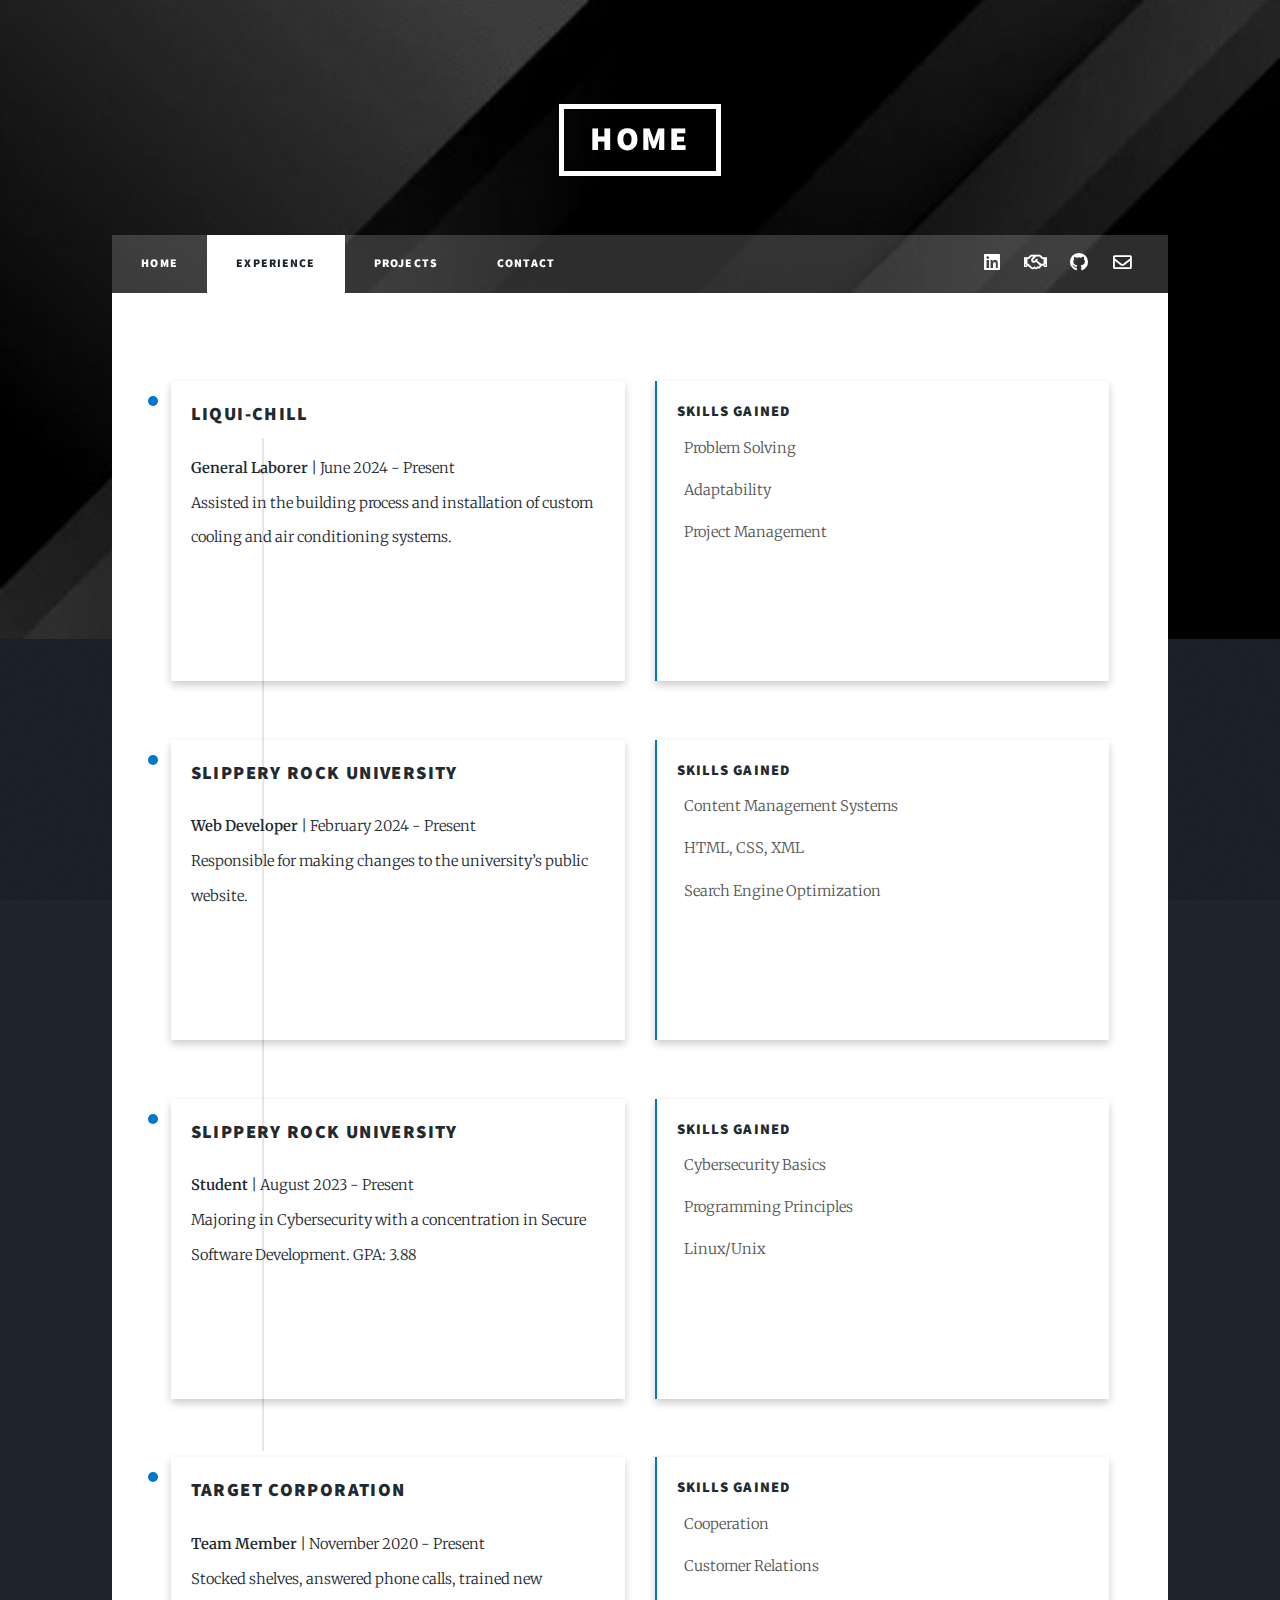
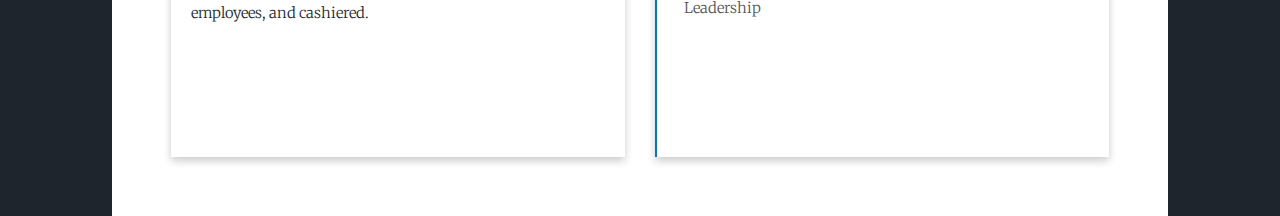
<file: elements.html>
<!DOCTYPE HTML>

<html>
	<head>
		<title>Experience</title>
		<meta charset="utf-8" />
		<meta name="viewport" content="width=device-width, initial-scale=1, user-scalable=no" />
		<link rel="stylesheet" href="assets/css/main.css" />
		<noscript><link rel="stylesheet" href="assets/css/noscript.css" /></noscript>

		<title>Experience Timeline</title>	

		<style>
			/* Container to hold timeline and skills side by side */
			.container {
				display: flex;
				flex-wrap: wrap;
				justify-content: space-between;
				gap: 2em;
				max-width: 1200px;
				margin: 0 auto;
			}
	
			.timeline, .skills {
				flex: 1 1 48%; /* Half width for each section */
				display: flex;
				flex-direction: column;
			}
	
			/* Timeline styling */
			.timeline:before {
				content: '';
				position: absolute;
				top: 145px;
				bottom: 365px;
				left: 150px;
				width: 2px;
				background: #e5e5e5;
			}
	
			.timeline-item {
				position: relative;
				height: 300px;
				margin: 2em 0;
				padding-left: 20px;
				padding-right: 20px;
				padding-top: 20px;
				box-shadow: 0 4px 8px rgba(0, 0, 0, 0.2);
			}
			
			.timeline-item::before {
				content: '';
				position: absolute;
				top: 15px;
				left: -23px;
				width: 10px;
				height: 10px;
				background: #0077cc;
				border-radius: 50%;
			}
	
			/* Skills section styling */
			.skills-item {
				margin: 2em 0;
				height: 300px;
				padding-left: 20px;
				border-left: 2px solid #0077cc;
				padding-left: 20px;
				padding-right: 20px;
				padding-top: 20px;
				box-shadow: 0 4px 8px rgba(0, 0, 0, 0.2);
			}
	
			.skills-item:hover {
				transform: scale(1.025);
			}
			.skills-item h4 {
				margin: 0;
			}
	
			.skills-item ul {
				list-style: none;
				padding-left: 0;
				color: #555;
			}
	
			.skills-item ul li {
				margin: 0.5em 0;
			}
		</style>

</head>
	</head>
	<body class="is-preload">

		<!-- Wrapper -->
			<div id="wrapper" class="fade-in">

				<!-- Header -->
					<header id="header">
						<a href="index.html" class="logo">Home</a>
					</header>

				<!-- Nav -->
					<nav id="nav">
						<ul class="links">
							<li><a href="index.html">Home</a></li>
                            <li class="active"><a href="elements.html">Experience</a></li>
                            <li><a href="projects.html">Projects</a></li>
							<li><a href="contact.html">Contact</a></li>
						</ul>
						<ul class="icons">
							<li><a href="https://www.linkedin.com/in/liam-mcelligott/" class="icon brands fa-linkedin"><span class="label">LinkedIn</span></a></li>
							<li><a href="https://sru.joinhandshake.com/profiles/48564157" class="icon fa-solid fa-handshake"><span class="label">Instagram</span></a></li>
							<li><a href="https://github.com/ljmce" class="icon brands fa-github"><span class="label">GitHub</span></a></li>
							<li><a href="mailto:ljmce04@gmail.com" class="icon fa-solid fa-envelope"><span class="label">Email</span></a></li>
						</ul>
					</nav>

				<!-- Main -->
					<div id="main">
						<div class="wrapper"> 
							<div class="container">
								<!-- Timeline Section -->
								<section class="timeline">
									<div class="timeline-item">
										<h3>Liqui-Chill</h3>
										<span class="date"><b>General Laborer</b> | June 2024 - Present</span>
										<p>Assisted in the building process and installation of custom cooling and air conditioning systems.</p>
									</div>
									<div class="timeline-item">
										<h3>Slippery Rock University </h3>
										<span class="date"><b>Web Developer</b> | February 2024 - Present</span>
										<p>Responsible for making changes to the university’s public website.</p>
									</div>
									<div class="timeline-item">
										<h3>Slippery Rock University</h3>
										<span class="date"><b>Student</b> | August 2023 - Present</span>
										<p>Majoring in Cybersecurity with a concentration in Secure Software Development. GPA: 3.88</p>
									</div>
									<div class="timeline-item">
										<h3>Target Corporation</h3>
										<span class="date"><b>Team Member</b> | November 2020 - Present</span>
										<p>Stocked shelves, answered phone calls, trained new employees, and cashiered.</p>
									</div>
								</section>
					
								<!-- Skills Section -->
								<section class="skills">
									<div class="skills-item">
										<h4>Skills Gained</h4>
										<ul>
											<li>Problem Solving</li>
											<li>Adaptability</li>
											<li>Project Management</li>
										</ul>
									</div>
									<div class="skills-item">
										<h4>Skills Gained</h4>
										<ul>
											<li>Content Management Systems</li>
											<li>HTML, CSS, XML</li>
											<li>Search Engine Optimization</li>
										</ul>
									</div>
									<div class="skills-item">
										<h4>Skills Gained</h4>
										<ul>
											<li>Cybersecurity Basics</li>
											<li>Programming Principles</li>
											<li>Linux/Unix</li>
										</ul>
									</div>
									<div class="skills-item">
										<h4>Skills Gained</h4>
										<ul>
											<li>Cooperation</li>
											<li>Customer Relations</li>
											<li>Leadership</li>
										</ul>
									</div>
								</section>
							</div>
						</div>

					</div>

				

			</div>

		<!-- Scripts -->
			<script src="assets/js/jquery.min.js"></script>
			<script src="assets/js/jquery.scrollex.min.js"></script>
			<script src="assets/js/jquery.scrolly.min.js"></script>
			<script src="assets/js/browser.min.js"></script>
			<script src="assets/js/breakpoints.min.js"></script>
			<script src="assets/js/util.js"></script>
			<script src="assets/js/main.js"></script>

	</body>
</html>
</file>
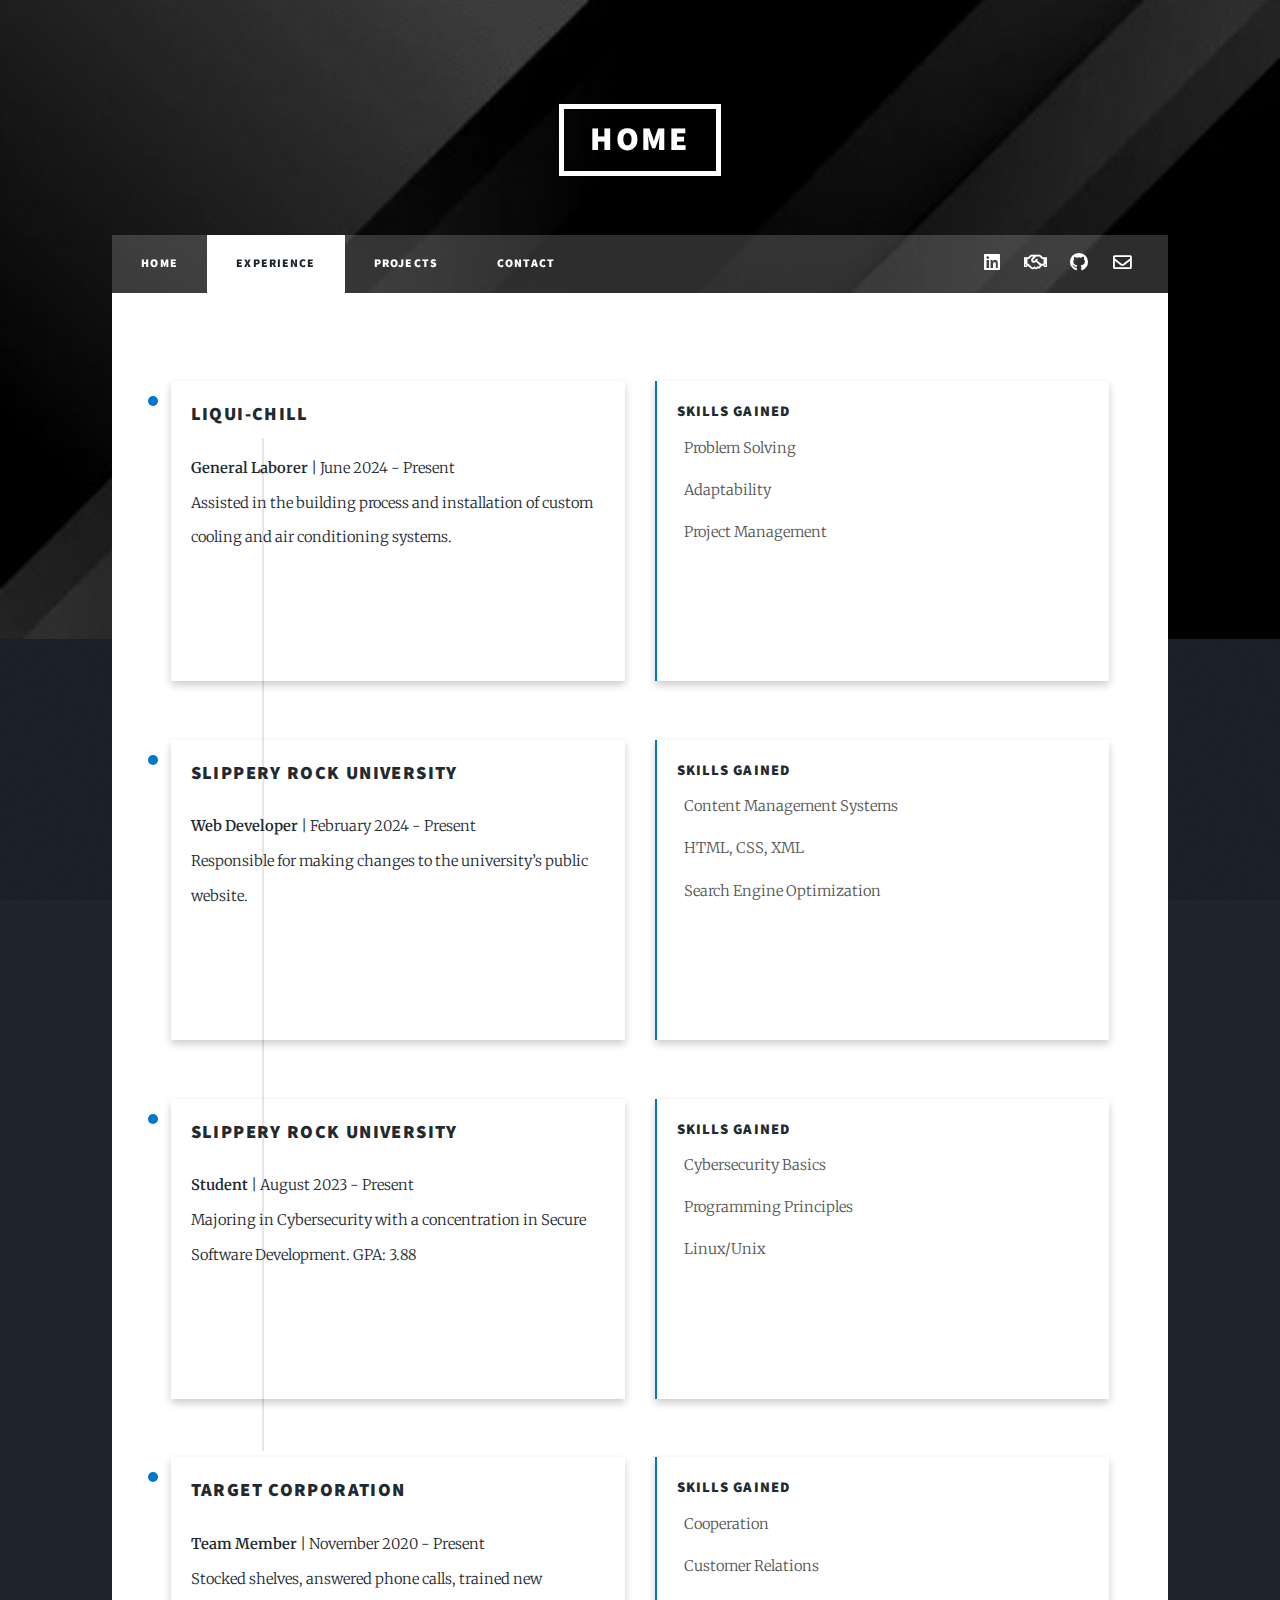
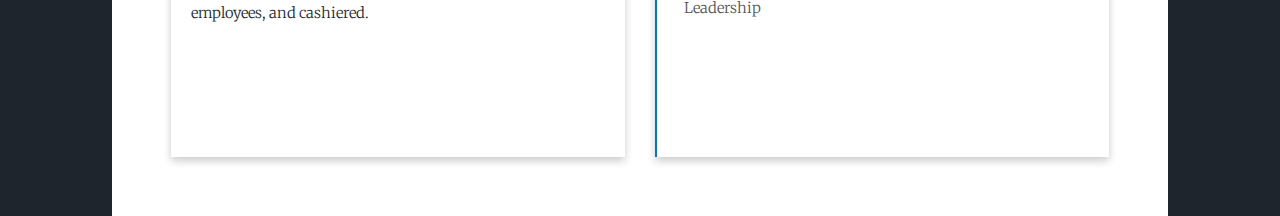
<file: experience.html>
<!DOCTYPE HTML>

<html>
	<head>
		<title>Experience</title>
		<meta charset="utf-8" />
		<meta name="viewport" content="width=device-width, initial-scale=1, user-scalable=no" />
		<link rel="stylesheet" href="assets/css/main.css" />
		<noscript><link rel="stylesheet" href="assets/css/noscript.css" /></noscript>

		<title>Experience Timeline</title>	

		<style>
			/* Container to hold timeline and skills side by side */
			.container {
				display: flex;
				flex-wrap: wrap;
				justify-content: space-between;
				gap: 2em;
				max-width: 1200px;
				margin: 0 auto;
			}
	
			.timeline, .skills {
				flex: 1 1 48%; /* Half width for each section */
				display: flex;
				flex-direction: column;
			}
	
			/* Timeline styling */
			.timeline:before {
				content: '';
				position: absolute;
				top: 145px;
				bottom: 365px;
				left: 150px;
				width: 2px;
				background: #e5e5e5;
			}
	
			.timeline-item {
				position: relative;
				height: 300px;
				margin: 2em 0;
				padding-left: 20px;
				padding-right: 20px;
				padding-top: 20px;
				box-shadow: 0 4px 8px rgba(0, 0, 0, 0.2);
			}
			
			.timeline-item::before {
				content: '';
				position: absolute;
				top: 15px;
				left: -23px;
				width: 10px;
				height: 10px;
				background: #0077cc;
				border-radius: 50%;
			}
	
			/* Skills section styling */
			.skills-item {
				margin: 2em 0;
				height: 300px;
				padding-left: 20px;
				border-left: 2px solid #0077cc;
				padding-left: 20px;
				padding-right: 20px;
				padding-top: 20px;
				box-shadow: 0 4px 8px rgba(0, 0, 0, 0.2);
			}
	
			.skills-item:hover {
				transform: scale(1.025);
			}
			.skills-item h4 {
				margin: 0;
			}
	
			.skills-item ul {
				list-style: none;
				padding-left: 0;
				color: #555;
			}
	
			.skills-item ul li {
				margin: 0.5em 0;
			}
		</style>

</head>
	</head>
	<body class="is-preload">

		<!-- Wrapper -->
			<div id="wrapper" class="fade-in">

				<!-- Header -->
					<header id="header">
						<a href="home.html" class="logo">Home</a>
					</header>

				<!-- Nav -->
					<nav id="nav">
						<ul class="links">
							<li><a href="home.html">Home</a></li>
                            <li class="active"><a href="experience.html">Experience</a></li>
                            <li><a href="projects.html">Projects</a></li>
							<li><a href="contact.html">Contact</a></li>
						</ul>
						<ul class="icons">
							<li><a href="https://www.linkedin.com/in/liam-mcelligott/" target="_blank" class="icon brands fa-linkedin"><span class="label">LinkedIn</span></a></li>
							<li><a href="https://sru.joinhandshake.com/profiles/48564157" target="_blank" class="icon fa-solid fa-handshake"><span class="label">Instagram</span></a></li>
							<li><a href="https://github.com/ljmce" target="_blank" class="icon brands fa-github"><span class="label">GitHub</span></a></li>
							<li><a href="mailto:ljmce04@gmail.com" target="_blank" class="icon fa-solid fa-envelope"><span class="label">Email</span></a></li>
						</ul>
					</nav>

				<!-- Main -->
					<div id="main">
						<div class="wrapper"> 
							<div class="container">
								<!-- Timeline Section -->
								<section class="timeline">
									<div class="timeline-item">
										<h3>Liqui-Chill</h3>
										<span class="date"><b>General Laborer</b> | June 2024 - Present</span>
										<p>Assisted in the building process and installation of custom cooling and air conditioning systems.</p>
									</div>
									<div class="timeline-item">
										<h3>Slippery Rock University </h3>
										<span class="date"><b>Web Developer</b> | February 2024 - Present</span>
										<p>Responsible for making changes to the university’s public website.</p>
									</div>
									<div class="timeline-item">
										<h3>Slippery Rock University</h3>
										<span class="date"><b>Student</b> | August 2023 - Present</span>
										<p>Majoring in Cybersecurity with a concentration in Secure Software Development. GPA: 3.88</p>
									</div>
									<div class="timeline-item">
										<h3>Target Corporation</h3>
										<span class="date"><b>Team Member</b> | November 2020 - Present</span>
										<p>Stocked shelves, answered phone calls, trained new employees, and cashiered.</p>
									</div>
								</section>
					
								<!-- Skills Section -->
								<section class="skills">
									<div class="skills-item">
										<h4>Skills Gained</h4>
										<ul>
											<li>Problem Solving</li>
											<li>Adaptability</li>
											<li>Project Management</li>
										</ul>
									</div>
									<div class="skills-item">
										<h4>Skills Gained</h4>
										<ul>
											<li>Content Management Systems</li>
											<li>HTML, CSS, XML</li>
											<li>Search Engine Optimization</li>
										</ul>
									</div>
									<div class="skills-item">
										<h4>Skills Gained</h4>
										<ul>
											<li>Cybersecurity Basics</li>
											<li>Programming Principles</li>
											<li>Linux/Unix</li>
										</ul>
									</div>
									<div class="skills-item">
										<h4>Skills Gained</h4>
										<ul>
											<li>Cooperation</li>
											<li>Customer Relations</li>
											<li>Leadership</li>
										</ul>
									</div>
								</section>
							</div>
						</div>

					</div>

				

			</div>

		<!-- Scripts -->
			<script src="assets/js/jquery.min.js"></script>
			<script src="assets/js/jquery.scrollex.min.js"></script>
			<script src="assets/js/jquery.scrolly.min.js"></script>
			<script src="assets/js/browser.min.js"></script>
			<script src="assets/js/breakpoints.min.js"></script>
			<script src="assets/js/util.js"></script>
			<script src="assets/js/main.js"></script>

	</body>
</html>
</file>
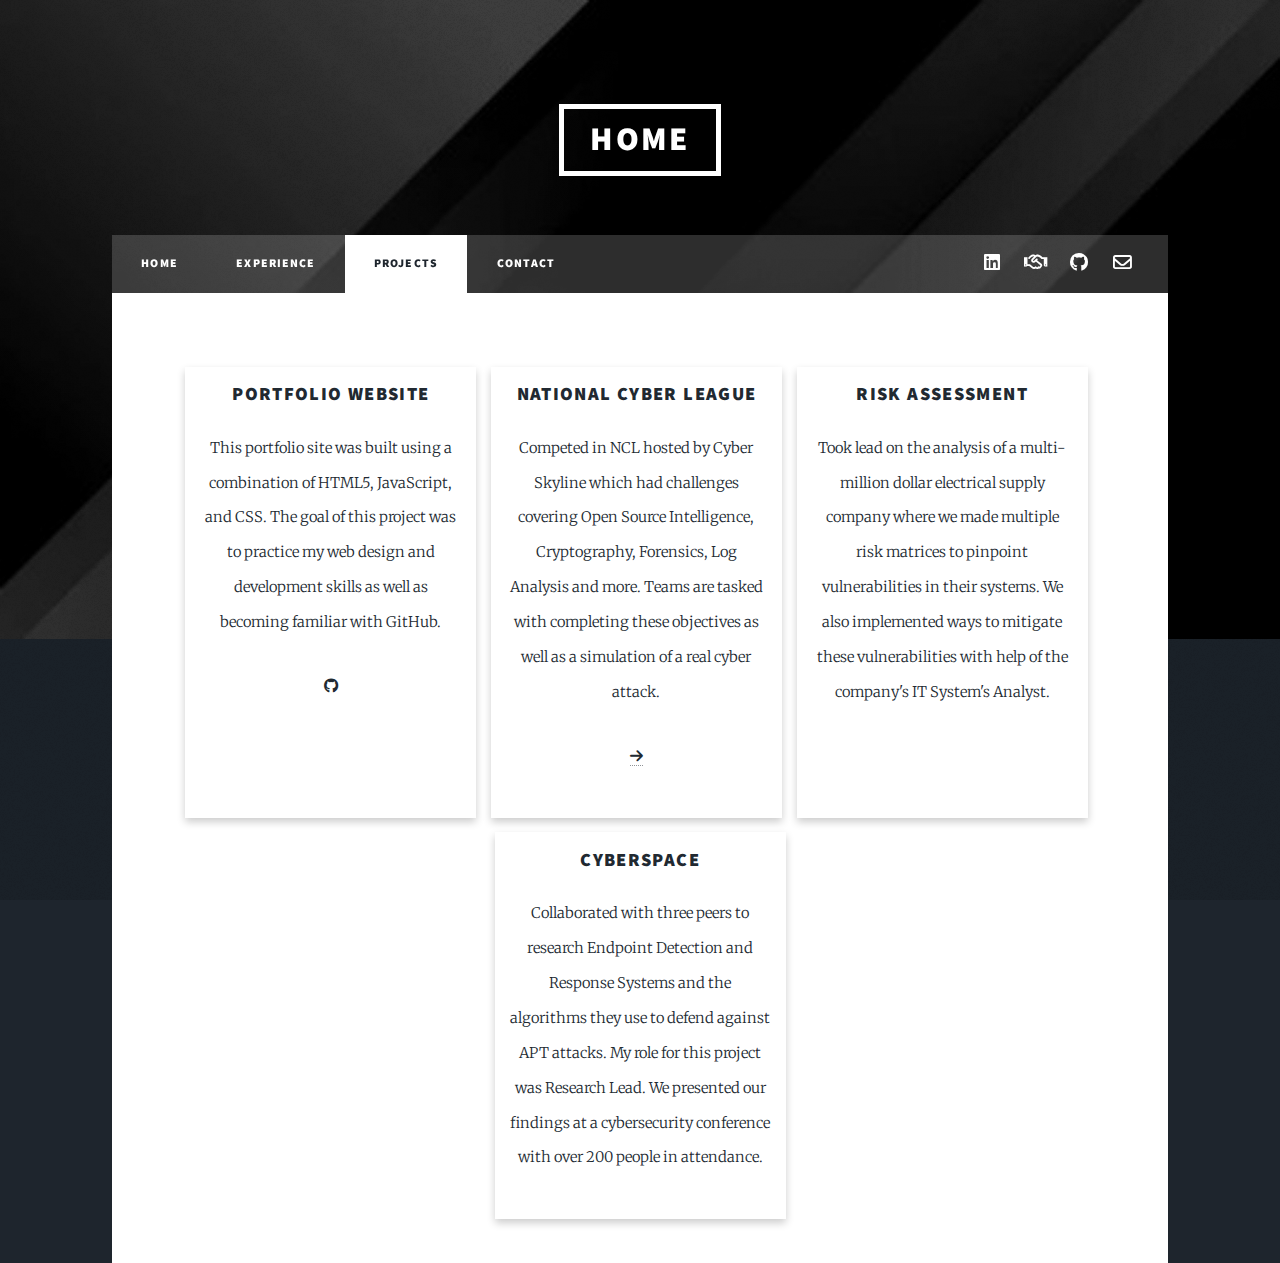
<file: projects.html>
<!DOCTYPE HTML>

<html>
	<head>
		<title>Projects</title>
		<meta charset="utf-8" />
		<meta name="viewport" content="width=device-width, initial-scale=1, user-scalable=no" />
		<link rel="stylesheet" href="assets/css/main.css" />
		<noscript><link rel="stylesheet" href="assets/css/noscript.css" /></noscript>
		<link rel="stylesheet" href="https://cdnjs.cloudflare.com/ajax/libs/font-awesome/6.0.0/css/all.min.css">


		<title>Experience Timeline</title>	
	</head>
	<body class="is-preload">

		<!-- Wrapper -->
			<div id="wrapper" class="fade-in">

				<!-- Header -->
					<header id="header">
						<a href="home.html" class="logo">Home</a>
					</header>

				<!-- Nav -->
					<nav id="nav">
						<ul class="links">
							<li><a href="home.html">Home</a></li>
                            <li><a href="experience.html">Experience</a></li>
                            <li class="active"><a href="projects.html">Projects</a></li>
							<li><a href="contact.html">Contact</a></li>
						</ul>
						<ul class="icons">
							<li><a href="https://www.linkedin.com/in/liam-mcelligott/" target="_blank" class="icon brands fa-linkedin"><span class="label">LinkedIn</span></a></li>
							<li><a href="https://sru.joinhandshake.com/profiles/48564157" target="_blank" class="icon fa-solid fa-handshake"><span class="label">Instagram</span></a></li>
							<li><a href="https://github.com/ljmce" target="_blank" class="icon brands fa-github"><span class="label">GitHub</span></a></li>
							<li><a href="mailto:ljmce04@gmail.com" target="_blank" class="icon fa-solid fa-envelope"><span class="label">Email</span></a></li>
						</ul>
					</nav>

				<!-- Main -->
					<div id="main">

						<section class="projects">
							<div class="projects-container">
								<article class="project-card">
									<header>
										<h3 style="text-align: center;"><a href="#">Portfolio Website</a></h3>
									</header>
									<p>This portfolio site was built using a combination of HTML5, JavaScript, and CSS. The goal of 
										this project was to practice my web design and development skills as well as becoming familiar
										with GitHub.
									</p>
									<ul class="actions special">
										<li><a href="https://github.com/ljmce/portfolio"  target="_blank" class="icon brands fa-github"><span class="label">GitHub</span></a></li>
									</ul>
								</article>
								<article class="project-card">
									<header>
										<h3 style="text-align: center;"><a href="#">National Cyber League</a></h3>
									</header>
									<p>Competed in NCL hosted by Cyber Skyline which had challenges covering Open Source Intelligence, Cryptography, Forensics, 
										Log Analysis and more. Teams are tasked with completing these objectives as well as a simulation of a real cyber attack.</p>
									<ul class="actions special">
										<li>
											<a href="https://nationalcyberleague.org/" target="_blank">
												<i class="fa-solid fa-arrow-right"></i></a>
										</li>
									</ul>
								</article>
								<article class="project-card">
									<header>
										<h3 style="text-align: center;"><a href="#">Risk Assessment</a></h3>
									</header>
									<p>Took lead on the analysis of a multi-million dollar electrical supply company where we
										made multiple risk matrices to pinpoint vulnerabilities in their systems. We also implemented 
										ways to mitigate these vulnerabilities with help of the company's IT System's Analyst.
									</p>
								</article>
							
								<div class="single-project-row">
								<article class="project-card single-project">
									<header>
										<h3 style="text-align: center;"><a href="#">Cyberspace</a></h3>
									</header>
									<p>Collaborated with three peers to research Endpoint Detection and Response Systems and the 
										algorithms they use to defend against APT attacks. My role for this project was Research Lead.
										We presented our findings at a cybersecurity conference with over 200 people in attendance.
									</p>
								</article>
							</div>
							</div>
							
						</section>
					</div>

				
			</div>

		<!-- Scripts -->
			<script src="assets/js/jquery.min.js"></script>
			<script src="assets/js/jquery.scrollex.min.js"></script>
			<script src="assets/js/jquery.scrolly.min.js"></script>
			<script src="assets/js/browser.min.js"></script>
			<script src="assets/js/breakpoints.min.js"></script>
			<script src="assets/js/util.js"></script>
			<script src="assets/js/main.js"></script>

	</body>
</html>
</file>
<file: assets/css/main.css>
@import url(fontawesome-all.min.css);
@import url("https://fonts.googleapis.com/css?family=Merriweather:300,700,300italic,700italic|Source+Sans+Pro:900");

html, body, div, span, applet, object,
iframe, h1, h2, h3, h4, h5, h6, p, blockquote,
pre, a, abbr, acronym, address, big, cite,
code, del, dfn, em, img, ins, kbd, q, s, samp,
small, strike, strong, sub, sup, tt, var, b,
u, i, center, dl, dt, dd, ol, ul, li, fieldset,
form, label, legend, table, caption, tbody,
tfoot, thead, tr, th, td, article, aside,
canvas, details, embed, figure, figcaption,
footer, header, hgroup, menu, nav, output, ruby,
section, summary, time, mark, audio, video {
	margin: 0;
	padding: 0;
	border: 0;
	font-size: 100%;
	font: inherit;
	vertical-align: baseline;}

article, aside, details, figcaption, figure,
footer, header, hgroup, menu, nav, section {
	display: block;}

body {
	line-height: 1;
}

ol, ul {
	list-style: none;
}

blockquote, q {
	quotes: none;
}

	blockquote:before, blockquote:after, q:before, q:after {
		content: '';
		content: none;
	}

table {
	border-collapse: collapse;
	border-spacing: 0;
}

body {
	-webkit-text-size-adjust: none;
}

mark {
	background-color: transparent;
	color: inherit;
}

input::-moz-focus-inner {
	border: 0;
	padding: 0;
}

input, select, textarea {
	-moz-appearance: none;
	-webkit-appearance: none;
	-ms-appearance: none;
	appearance: none;
}

.highlight {
    color: inherit;
    font-weight: bold;
    cursor: pointer;
    transition: color 0.3s;
}

#hover-message {
    display: none;
    position: absolute;
    color: red;
    font-weight: bold;
    font-size: 14px;
    margin-top: 5px;
}

.highlight:hover {
    color: red;
}

.highlight:hover + #hover-message {
    display: inline;
}

.line-container {
    position: relative;
    display: flex;
    justify-content: center;
}

hr {
    position: relative;
    width: 100%;
}

.spark {
    position: absolute;
    top: 8px; /* Adjust so it’s vertically centered over the line */
    height: 6px;
    width: 6px;
    background-color: #000000; /* Spark color */
	box-shadow: 0 0 12px #08223b, 0 0 16px #2a5f91, 0 0 20px #8ca1b8;
    border-radius: 50%;
    animation: spark-move 5s linear infinite;
}

@keyframes spark-move {
    0% { left: 40%; }
    50% { left: 60%; }
    100% { left: 40%; }
}

.background-overlay {
    position: relative;
    background-image: url('your-image.jpg'); /* Replace with your image path */
    background-size: cover;
    background-position: center;
    height: 100vh; /* or adjust as needed */
    overflow: hidden;
}

#particles-js {
    position: absolute;
    top: 0;
    left: 0;
    width: 100%;
    height: 100%;
    z-index: 1;
}

.content {
    position: relative;
    z-index: 2; /* Ensures content appears over the particles */
    color: #fff; /* Adjust text color as needed */
    padding: 20px;
}


/* text animation*/
#animated-text {
    font-size: 35px; /* Adjust as needed */
    font-family: "Source Sans Pro", Helvetica, sans-serif; /* Optional: gives a typewriter feel */
    display: inline-block; /* Prevents line breaks */
    border-right: 2px solid rgb(255, 255, 255); /* Cursor effect */
    white-space: nowrap; /* Prevent text from wrapping */
    overflow: hidden; /* Hide overflow */
    animation: blink 0.7s step-end infinite; /* Blinking cursor */
	height: 45px;

}

.show {
    visibility: visible; /* Show the text when needed */
}

@keyframes blink {
    50% {
        border-color: transparent; /* Cursor disappears */
    }
}

.projects-container {
    display: flex;
    flex-wrap: wrap;
    margin: 0 auto;
    padding: 1em;
    gap: 1em;
    text-align: center;
}

/* Each project card, taking up 1/3 width */
.project-card {
    width: 32%; /* 3 cards per row */
    box-sizing: border-box;
    padding: 1em;
    box-shadow: 0 4px 8px rgba(0, 0, 0, 0.2);
    transition: transform 0.3s ease;
}

.project-card:hover {
    transform: scale(1.025);
}

/* Style for single project in a new row */
.single-project {
    width: 32%;  /* Ensure the project has the same size as others */
}

/* If the project is the only one in its row, ensure it’s centered */
.single-project-row {
    display: flex;
    justify-content: center;  /* Center-align the project */
    flex-wrap: wrap;  /* Allow the items to wrap */
    width: 100%;
}
.separate-row {
    display: flex;
    flex-wrap: nowrap; /* Ensures two items stay on the same row */
    justify-content: space-between; /* Spacing between the two projects */
    margin-top: 2em; /* Adjust spacing from other rows as needed */
}

/* Project cards in this separate row */
.separate-row .half-width {
    flex: 1 1 50%; /* Each project takes up 50% */
    box-sizing: border-box;
    padding: 1em; /* Adjust padding as needed */
    margin: 0.5em; /* Small margin between projects */
}



/* Basic */

	@-ms-viewport {
		width: device-width;
	}

	
	@media screen and (max-width: 480px) {

		html, body {
			min-width: 320px;
		}

	}

	html {
		box-sizing: border-box;
	}

	*, *:before, *:after {
		box-sizing: inherit;
	}

	body {
		background-color: #1e252d;
	}

		body.is-preload *, body.is-preload *:before, body.is-preload *:after {
			-moz-animation: none !important;
			-webkit-animation: none !important;
			-ms-animation: none !important;
			animation: none !important;
			-moz-transition: none !important;
			-webkit-transition: none !important;
			-ms-transition: none !important;
			transition: none !important;
		}

/* Type */

	html {
		font-size: 16pt;
	}

		@media screen and (max-width: 1680px) {

			html {
				font-size: 12pt;
			}

		}

		@media screen and (max-width: 1280px) {

			html {
				font-size: 11pt;
			}

		}

		@media screen and (max-width: 360px) {

			html {
				font-size: 10pt;
			}

		}

	body {
		color: #212931;
	}

	body, input, select, textarea {
		font-family: "Merriweather", Georgia, serif;
		font-weight: 300;
		font-size: 1rem;
		line-height: 2.375;
	}

	a {
		-moz-transition: color 0.2s ease-in-out, background-color 0.2s ease-in-out, border-color 0.2s ease-in-out, box-shadow 0.2s ease-in-out;
		-webkit-transition: color 0.2s ease-in-out, background-color 0.2s ease-in-out, border-color 0.2s ease-in-out, box-shadow 0.2s ease-in-out;
		-ms-transition: color 0.2s ease-in-out, background-color 0.2s ease-in-out, border-color 0.2s ease-in-out, box-shadow 0.2s ease-in-out;
		transition: color 0.2s ease-in-out, background-color 0.2s ease-in-out, border-color 0.2s ease-in-out, box-shadow 0.2s ease-in-out;
		border-bottom: dotted 1px;
		text-decoration: none;
	}

		a:hover {
			border-bottom-color: transparent;
		}

	strong, b {
		font-weight: 600;
	}

	em, i {
		font-style: italic;
	}

	p {
		margin: 0 0 2rem 0;
	}

	h1, h2, h3, h4, h5, h6 {
		font-family: "Source Sans Pro", Helvetica, sans-serif;
		font-weight: 900;
		line-height: 1.5;
		letter-spacing: 0.075em;
		text-transform: uppercase;
		margin: 0 0 1rem 0;
	}

		h1 a, h2 a, h3 a, h4 a, h5 a, h6 a {
			border-bottom: 0;
			color: inherit;
			text-decoration: none;
		}

	h1 {
		font-size: 4rem;
		line-height: 1.1;
		margin: 0 0 2rem 0;
	}

	h2 {
		font-size: 1.75rem;
		line-height: 1.3;
		margin: 0 0 1.5rem 0;
	}

	h3 {
		font-size: 1.25rem;
		margin: 0 0 1.5rem 0;
	}

	h4 {
		font-size: 1rem;
	}

	h5 {
		font-size: 0.9rem;
	}

	h6 {
		font-size: 0.8rem;
	}

	sub {
		font-size: 0.8rem;
		position: relative;
		top: 0.5rem;
	}

	sup {
		font-size: 0.8rem;
		position: relative;
		top: -0.5rem;
	}

	blockquote {
		border-left: solid 4px;
		font-style: italic;
		margin: 0 0 2rem 0;
		padding: 0.5rem 0 0.5rem 2rem;
	}

	code {
		border: solid 2px;
		font-family: "Courier New", monospace;
		font-size: 0.9rem;
		margin: 0 0.25rem;
		padding: 0.25rem 0.65rem;
	}

	pre {
		-webkit-overflow-scrolling: touch;
		font-family: "Courier New", monospace;
		font-size: 0.9rem;
		margin: 0 0 2rem 0;
	}

		pre code {
			display: block;
			line-height: 1.75;
			padding: 1rem 1.5rem;
			overflow-x: auto;
		}

	hr {
		border: 0;
		border-bottom: solid 2px;
		margin: 3rem 0;
	}

		hr.major {
			margin: 5rem 0;
		}

	.align-left {
		text-align: left;
	}

	.align-center {
		text-align: center;
	}

	.align-right {
		text-align: right;
	}

	input, select, textarea {
		color: #212931;
	}

	a {
		color: #212931;
		border-bottom-color: rgba(33, 41, 49, 0.5);
	}

		a:hover {
			border-bottom-color: transparent;
			color: #18bfef !important;
		}

	strong, b {
		color: #212931;
	}

	h1, h2, h3, h4, h5, h6 {
		color: #212931;
	}

	blockquote {
		border-left-color: #eeeeee;
	}

	code {
		background: rgba(220, 220, 220, 0.25);
		border-color: #eeeeee;
	}

	hr {
		border-bottom-color: #eeeeee;
	}

/* Row */

	.row {
		display: flex;
		flex-wrap: wrap;
		box-sizing: border-box;
		align-items: stretch;
	}

		.row > * {
			box-sizing: border-box;
		}

		.row.gtr-uniform > * > :last-child {
			margin-bottom: 0;
		}

		.row.aln-left {
			justify-content: flex-start;
		}

		.row.aln-center {
			justify-content: center;
		}

		.row.aln-right {
			justify-content: flex-end;
		}

		.row.aln-top {
			align-items: flex-start;
		}

		.row.aln-middle {
			align-items: center;
		}

		.row.aln-bottom {
			align-items: flex-end;
		}

		.row > .imp {
			order: -1;
		}

		.row > .col-1 {
			width: 8.33333%;
		}

		.row > .off-1 {
			margin-left: 8.33333%;
		}

		.row > .col-2 {
			width: 16.66667%;
		}

		.row > .off-2 {
			margin-left: 16.66667%;
		}

		.row > .col-3 {
			width: 25%;
		}

		.row > .off-3 {
			margin-left: 25%;
		}

		.row > .col-4 {
			width: 33.33333%;
		}

		.row > .off-4 {
			margin-left: 33.33333%;
		}

		.row > .col-5 {
			width: 41.66667%;
		}

		.row > .off-5 {
			margin-left: 41.66667%;
		}

		.row > .col-6 {
			width: 50%;
		}

		.row > .off-6 {
			margin-left: 50%;
		}

		.row > .col-7 {
			width: 58.33333%;
		}

		.row > .off-7 {
			margin-left: 58.33333%;
		}

		.row > .col-8 {
			width: 66.66667%;
		}

		.row > .off-8 {
			margin-left: 66.66667%;
		}

		.row > .col-9 {
			width: 75%;
		}

		.row > .off-9 {
			margin-left: 75%;
		}

		.row > .col-10 {
			width: 83.33333%;
		}

		.row > .off-10 {
			margin-left: 83.33333%;
		}

		.row > .col-11 {
			width: 91.66667%;
		}

		.row > .off-11 {
			margin-left: 91.66667%;
		}

		.row > .col-12 {
			width: 100%;
		}

		.row > .off-12 {
			margin-left: 100%;
		}

		.row.gtr-0 {
			margin-top: 0;
			margin-left: 0rem;
		}

			.row.gtr-0 > * {
				padding: 0 0 0 0rem;
			}

			.row.gtr-0.gtr-uniform {
				margin-top: 0rem;
			}

				.row.gtr-0.gtr-uniform > * {
					padding-top: 0rem;
				}

		.row.gtr-25 {
			margin-top: 0;
			margin-left: -0.375rem;
		}

			.row.gtr-25 > * {
				padding: 0 0 0 0.375rem;
			}

			.row.gtr-25.gtr-uniform {
				margin-top: -0.375rem;
			}

				.row.gtr-25.gtr-uniform > * {
					padding-top: 0.375rem;
				}

		.row.gtr-50 {
			margin-top: 0;
			margin-left: -0.75rem;
		}

			.row.gtr-50 > * {
				padding: 0 0 0 0.75rem;
			}

			.row.gtr-50.gtr-uniform {
				margin-top: -0.75rem;
			}

				.row.gtr-50.gtr-uniform > * {
					padding-top: 0.75rem;
				}

		.row {
			margin-top: 0;
			margin-left: -1.5rem;
		}

			.row > * {
				padding: 0 0 0 1.5rem;
			}

			.row.gtr-uniform {
				margin-top: -1.5rem;
			}

				.row.gtr-uniform > * {
					padding-top: 1.5rem;
				}

		.row.gtr-150 {
			margin-top: 0;
			margin-left: -2.25rem;
		}

			.row.gtr-150 > * {
				padding: 0 0 0 2.25rem;
			}

			.row.gtr-150.gtr-uniform {
				margin-top: -2.25rem;
			}

				.row.gtr-150.gtr-uniform > * {
					padding-top: 2.25rem;
				}

		.row.gtr-200 {
			margin-top: 0;
			margin-left: -3rem;
		}

			.row.gtr-200 > * {
				padding: 0 0 0 3rem;
			}

			.row.gtr-200.gtr-uniform {
				margin-top: -3rem;
			}

				.row.gtr-200.gtr-uniform > * {
					padding-top: 3rem;
				}

		@media screen and (max-width: 1680px) {

			.row {
				display: flex;
				flex-wrap: wrap;
				box-sizing: border-box;
				align-items: stretch;
			}

				.row > * {
					box-sizing: border-box;
				}

				.row.gtr-uniform > * > :last-child {
					margin-bottom: 0;
				}

				.row.aln-left {
					justify-content: flex-start;
				}

				.row.aln-center {
					justify-content: center;
				}

				.row.aln-right {
					justify-content: flex-end;
				}

				.row.aln-top {
					align-items: flex-start;
				}

				.row.aln-middle {
					align-items: center;
				}

				.row.aln-bottom {
					align-items: flex-end;
				}

				.row > .imp-xlarge {
					order: -1;
				}

				.row > .col-1-xlarge {
					width: 8.33333%;
				}

				.row > .off-1-xlarge {
					margin-left: 8.33333%;
				}

				.row > .col-2-xlarge {
					width: 16.66667%;
				}

				.row > .off-2-xlarge {
					margin-left: 16.66667%;
				}

				.row > .col-3-xlarge {
					width: 25%;
				}

				.row > .off-3-xlarge {
					margin-left: 25%;
				}

				.row > .col-4-xlarge {
					width: 33.33333%;
				}

				.row > .off-4-xlarge {
					margin-left: 33.33333%;
				}

				.row > .col-5-xlarge {
					width: 41.66667%;
				}

				.row > .off-5-xlarge {
					margin-left: 41.66667%;
				}

				.row > .col-6-xlarge {
					width: 50%;
				}

				.row > .off-6-xlarge {
					margin-left: 50%;
				}

				.row > .col-7-xlarge {
					width: 58.33333%;
				}

				.row > .off-7-xlarge {
					margin-left: 58.33333%;
				}

				.row > .col-8-xlarge {
					width: 66.66667%;
				}

				.row > .off-8-xlarge {
					margin-left: 66.66667%;
				}

				.row > .col-9-xlarge {
					width: 75%;
				}

				.row > .off-9-xlarge {
					margin-left: 75%;
				}

				.row > .col-10-xlarge {
					width: 83.33333%;
				}

				.row > .off-10-xlarge {
					margin-left: 83.33333%;
				}

				.row > .col-11-xlarge {
					width: 91.66667%;
				}

				.row > .off-11-xlarge {
					margin-left: 91.66667%;
				}

				.row > .col-12-xlarge {
					width: 100%;
				}

				.row > .off-12-xlarge {
					margin-left: 100%;
				}

				.row.gtr-0 {
					margin-top: 0;
					margin-left: 0rem;
				}

					.row.gtr-0 > * {
						padding: 0 0 0 0rem;
					}

					.row.gtr-0.gtr-uniform {
						margin-top: 0rem;
					}

						.row.gtr-0.gtr-uniform > * {
							padding-top: 0rem;
						}

				.row.gtr-25 {
					margin-top: 0;
					margin-left: -0.375rem;
				}

					.row.gtr-25 > * {
						padding: 0 0 0 0.375rem;
					}

					.row.gtr-25.gtr-uniform {
						margin-top: -0.375rem;
					}

						.row.gtr-25.gtr-uniform > * {
							padding-top: 0.375rem;
						}

				.row.gtr-50 {
					margin-top: 0;
					margin-left: -0.75rem;
				}

					.row.gtr-50 > * {
						padding: 0 0 0 0.75rem;
					}

					.row.gtr-50.gtr-uniform {
						margin-top: -0.75rem;
					}

						.row.gtr-50.gtr-uniform > * {
							padding-top: 0.75rem;
						}

				.row {
					margin-top: 0;
					margin-left: -1.5rem;
				}

					.row > * {
						padding: 0 0 0 1.5rem;
					}

					.row.gtr-uniform {
						margin-top: -1.5rem;
					}

						.row.gtr-uniform > * {
							padding-top: 1.5rem;
						}

				.row.gtr-150 {
					margin-top: 0;
					margin-left: -2.25rem;
				}

					.row.gtr-150 > * {
						padding: 0 0 0 2.25rem;
					}

					.row.gtr-150.gtr-uniform {
						margin-top: -2.25rem;
					}

						.row.gtr-150.gtr-uniform > * {
							padding-top: 2.25rem;
						}

				.row.gtr-200 {
					margin-top: 0;
					margin-left: -3rem;
				}

					.row.gtr-200 > * {
						padding: 0 0 0 3rem;
					}

					.row.gtr-200.gtr-uniform {
						margin-top: -3rem;
					}

						.row.gtr-200.gtr-uniform > * {
							padding-top: 3rem;
						}

		}

		@media screen and (max-width: 1280px) {

			.row {
				display: flex;
				flex-wrap: wrap;
				box-sizing: border-box;
				align-items: stretch;
			}

				.row > * {
					box-sizing: border-box;
				}

				.row.gtr-uniform > * > :last-child {
					margin-bottom: 0;
				}

				.row.aln-left {
					justify-content: flex-start;
				}

				.row.aln-center {
					justify-content: center;
				}

				.row.aln-right {
					justify-content: flex-end;
				}

				.row.aln-top {
					align-items: flex-start;
				}

				.row.aln-middle {
					align-items: center;
				}

				.row.aln-bottom {
					align-items: flex-end;
				}

				.row > .imp-large {
					order: -1;
				}

				.row > .col-1-large {
					width: 8.33333%;
				}

				.row > .off-1-large {
					margin-left: 8.33333%;
				}

				.row > .col-2-large {
					width: 16.66667%;
				}

				.row > .off-2-large {
					margin-left: 16.66667%;
				}

				.row > .col-3-large {
					width: 25%;
				}

				.row > .off-3-large {
					margin-left: 25%;
				}

				.row > .col-4-large {
					width: 33.33333%;
				}

				.row > .off-4-large {
					margin-left: 33.33333%;
				}

				.row > .col-5-large {
					width: 41.66667%;
				}

				.row > .off-5-large {
					margin-left: 41.66667%;
				}

				.row > .col-6-large {
					width: 50%;
				}

				.row > .off-6-large {
					margin-left: 50%;
				}

				.row > .col-7-large {
					width: 58.33333%;
				}

				.row > .off-7-large {
					margin-left: 58.33333%;
				}

				.row > .col-8-large {
					width: 66.66667%;
				}

				.row > .off-8-large {
					margin-left: 66.66667%;
				}

				.row > .col-9-large {
					width: 75%;
				}

				.row > .off-9-large {
					margin-left: 75%;
				}

				.row > .col-10-large {
					width: 83.33333%;
				}

				.row > .off-10-large {
					margin-left: 83.33333%;
				}

				.row > .col-11-large {
					width: 91.66667%;
				}

				.row > .off-11-large {
					margin-left: 91.66667%;
				}

				.row > .col-12-large {
					width: 100%;
				}

				.row > .off-12-large {
					margin-left: 100%;
				}

				.row.gtr-0 {
					margin-top: 0;
					margin-left: 0rem;
				}

					.row.gtr-0 > * {
						padding: 0 0 0 0rem;
					}

					.row.gtr-0.gtr-uniform {
						margin-top: 0rem;
					}

						.row.gtr-0.gtr-uniform > * {
							padding-top: 0rem;
						}

				.row.gtr-25 {
					margin-top: 0;
					margin-left: -0.375rem;
				}

					.row.gtr-25 > * {
						padding: 0 0 0 0.375rem;
					}

					.row.gtr-25.gtr-uniform {
						margin-top: -0.375rem;
					}

						.row.gtr-25.gtr-uniform > * {
							padding-top: 0.375rem;
						}

				.row.gtr-50 {
					margin-top: 0;
					margin-left: -0.75rem;
				}

					.row.gtr-50 > * {
						padding: 0 0 0 0.75rem;
					}

					.row.gtr-50.gtr-uniform {
						margin-top: -0.75rem;
					}

						.row.gtr-50.gtr-uniform > * {
							padding-top: 0.75rem;
						}

				.row {
					margin-top: 0;
					margin-left: -1.5rem;
				}

					.row > * {
						padding: 0 0 0 1.5rem;
					}

					.row.gtr-uniform {
						margin-top: -1.5rem;
					}

						.row.gtr-uniform > * {
							padding-top: 1.5rem;
						}

				.row.gtr-150 {
					margin-top: 0;
					margin-left: -2.25rem;
				}

					.row.gtr-150 > * {
						padding: 0 0 0 2.25rem;
					}

					.row.gtr-150.gtr-uniform {
						margin-top: -2.25rem;
					}

						.row.gtr-150.gtr-uniform > * {
							padding-top: 2.25rem;
						}

				.row.gtr-200 {
					margin-top: 0;
					margin-left: -3rem;
				}

					.row.gtr-200 > * {
						padding: 0 0 0 3rem;
					}

					.row.gtr-200.gtr-uniform {
						margin-top: -3rem;
					}

						.row.gtr-200.gtr-uniform > * {
							padding-top: 3rem;
						}

		}

		@media screen and (max-width: 980px) {

			.row {
				display: flex;
				flex-wrap: wrap;
				box-sizing: border-box;
				align-items: stretch;
			}

				.row > * {
					box-sizing: border-box;
				}

				.row.gtr-uniform > * > :last-child {
					margin-bottom: 0;
				}

				.row.aln-left {
					justify-content: flex-start;
				}

				.row.aln-center {
					justify-content: center;
				}

				.row.aln-right {
					justify-content: flex-end;
				}

				.row.aln-top {
					align-items: flex-start;
				}

				.row.aln-middle {
					align-items: center;
				}

				.row.aln-bottom {
					align-items: flex-end;
				}

				.row > .imp-medium {
					order: -1;
				}

				.row > .col-1-medium {
					width: 8.33333%;
				}

				.row > .off-1-medium {
					margin-left: 8.33333%;
				}

				.row > .col-2-medium {
					width: 16.66667%;
				}

				.row > .off-2-medium {
					margin-left: 16.66667%;
				}

				.row > .col-3-medium {
					width: 25%;
				}

				.row > .off-3-medium {
					margin-left: 25%;
				}

				.row > .col-4-medium {
					width: 33.33333%;
				}

				.row > .off-4-medium {
					margin-left: 33.33333%;
				}

				.row > .col-5-medium {
					width: 41.66667%;
				}

				.row > .off-5-medium {
					margin-left: 41.66667%;
				}

				.row > .col-6-medium {
					width: 50%;
				}

				.row > .off-6-medium {
					margin-left: 50%;
				}

				.row > .col-7-medium {
					width: 58.33333%;
				}

				.row > .off-7-medium {
					margin-left: 58.33333%;
				}

				.row > .col-8-medium {
					width: 66.66667%;
				}

				.row > .off-8-medium {
					margin-left: 66.66667%;
				}

				.row > .col-9-medium {
					width: 75%;
				}

				.row > .off-9-medium {
					margin-left: 75%;
				}

				.row > .col-10-medium {
					width: 83.33333%;
				}

				.row > .off-10-medium {
					margin-left: 83.33333%;
				}

				.row > .col-11-medium {
					width: 91.66667%;
				}

				.row > .off-11-medium {
					margin-left: 91.66667%;
				}

				.row > .col-12-medium {
					width: 100%;
				}

				.row > .off-12-medium {
					margin-left: 100%;
				}

				.row.gtr-0 {
					margin-top: 0;
					margin-left: 0rem;
				}

					.row.gtr-0 > * {
						padding: 0 0 0 0rem;
					}

					.row.gtr-0.gtr-uniform {
						margin-top: 0rem;
					}

						.row.gtr-0.gtr-uniform > * {
							padding-top: 0rem;
						}

				.row.gtr-25 {
					margin-top: 0;
					margin-left: -0.375rem;
				}

					.row.gtr-25 > * {
						padding: 0 0 0 0.375rem;
					}

					.row.gtr-25.gtr-uniform {
						margin-top: -0.375rem;
					}

						.row.gtr-25.gtr-uniform > * {
							padding-top: 0.375rem;
						}

				.row.gtr-50 {
					margin-top: 0;
					margin-left: -0.75rem;
				}

					.row.gtr-50 > * {
						padding: 0 0 0 0.75rem;
					}

					.row.gtr-50.gtr-uniform {
						margin-top: -0.75rem;
					}

						.row.gtr-50.gtr-uniform > * {
							padding-top: 0.75rem;
						}

				.row {
					margin-top: 0;
					margin-left: -1.5rem;
				}

					.row > * {
						padding: 0 0 0 1.5rem;
					}
 
					.row.gtr-uniform {
						margin-top: -1.5rem;
					}

						.row.gtr-uniform > * {
							padding-top: 1.5rem;
						}

				.row.gtr-150 {
					margin-top: 0;
					margin-left: -2.25rem;
				}

					.row.gtr-150 > * {
						padding: 0 0 0 2.25rem;
					}

					.row.gtr-150.gtr-uniform {
						margin-top: -2.25rem;
					}

						.row.gtr-150.gtr-uniform > * {
							padding-top: 2.25rem;
						}

				.row.gtr-200 {
					margin-top: 0;
					margin-left: -3rem;
				}

					.row.gtr-200 > * {
						padding: 0 0 0 3rem;
					}

					.row.gtr-200.gtr-uniform {
						margin-top: -3rem;
					}

						.row.gtr-200.gtr-uniform > * {
							padding-top: 3rem;
						}

		}

		@media screen and (max-width: 736px) {

			.row {
				display: flex;
				flex-wrap: wrap;
				box-sizing: border-box;
				align-items: stretch;
			}

				.row > * {
					box-sizing: border-box;
				}

				.row.gtr-uniform > * > :last-child {
					margin-bottom: 0;
				}

				.row.aln-left {
					justify-content: flex-start;
				}

				.row.aln-center {
					justify-content: center;
				}

				.row.aln-right {
					justify-content: flex-end;
				}

				.row.aln-top {
					align-items: flex-start;
				}

				.row.aln-middle {
					align-items: center;
				}

				.row.aln-bottom {
					align-items: flex-end;
				}

				.row > .imp-small {
					order: -1;
				}

				.row > .col-1-small {
					width: 8.33333%;
				}

				.row > .off-1-small {
					margin-left: 8.33333%;
				}

				.row > .col-2-small {
					width: 16.66667%;
				}

				.row > .off-2-small {
					margin-left: 16.66667%;
				}

				.row > .col-3-small {
					width: 25%;
				}

				.row > .off-3-small {
					margin-left: 25%;
				}

				.row > .col-4-small {
					width: 33.33333%;
				}

				.row > .off-4-small {
					margin-left: 33.33333%;
				}

				.row > .col-5-small {
					width: 41.66667%;
				}

				.row > .off-5-small {
					margin-left: 41.66667%;
				}

				.row > .col-6-small {
					width: 50%;
				}

				.row > .off-6-small {
					margin-left: 50%;
				}

				.row > .col-7-small {
					width: 58.33333%;
				}

				.row > .off-7-small {
					margin-left: 58.33333%;
				}

				.row > .col-8-small {
					width: 66.66667%;
				}

				.row > .off-8-small {
					margin-left: 66.66667%;
				}

				.row > .col-9-small {
					width: 75%;
				}

				.row > .off-9-small {
					margin-left: 75%;
				}

				.row > .col-10-small {
					width: 83.33333%;
				}

				.row > .off-10-small {
					margin-left: 83.33333%;
				}

				.row > .col-11-small {
					width: 91.66667%;
				}

				.row > .off-11-small {
					margin-left: 91.66667%;
				}

				.row > .col-12-small {
					width: 100%;
				}

				.row > .off-12-small {
					margin-left: 100%;
				}

				.row.gtr-0 {
					margin-top: 0;
					margin-left: 0rem;
				}

					.row.gtr-0 > * {
						padding: 0 0 0 0rem;
					}

					.row.gtr-0.gtr-uniform {
						margin-top: 0rem;
					}

						.row.gtr-0.gtr-uniform > * {
							padding-top: 0rem;
						}

				.row.gtr-25 {
					margin-top: 0;
					margin-left: -0.375rem;
				}

					.row.gtr-25 > * {
						padding: 0 0 0 0.375rem;
					}

					.row.gtr-25.gtr-uniform {
						margin-top: -0.375rem;
					}

						.row.gtr-25.gtr-uniform > * {
							padding-top: 0.375rem;
						}

				.row.gtr-50 {
					margin-top: 0;
					margin-left: -0.75rem;
				}

					.row.gtr-50 > * {
						padding: 0 0 0 0.75rem;
					}

					.row.gtr-50.gtr-uniform {
						margin-top: -0.75rem;
					}

						.row.gtr-50.gtr-uniform > * {
							padding-top: 0.75rem;
						}

				.row {
					margin-top: 0;
					margin-left: -1.5rem;
				}

					.row > * {
						padding: 0 0 0 1.5rem;
					}

					.row.gtr-uniform {
						margin-top: -1.5rem;
					}

						.row.gtr-uniform > * {
							padding-top: 1.5rem;
						}

				.row.gtr-150 {
					margin-top: 0;
					margin-left: -2.25rem;
				}

					.row.gtr-150 > * {
						padding: 0 0 0 2.25rem;
					}

					.row.gtr-150.gtr-uniform {
						margin-top: -2.25rem;
					}

						.row.gtr-150.gtr-uniform > * {
							padding-top: 2.25rem;
						}

				.row.gtr-200 {
					margin-top: 0;
					margin-left: -3rem;
				}

					.row.gtr-200 > * {
						padding: 0 0 0 3rem;
					}

					.row.gtr-200.gtr-uniform {
						margin-top: -3rem;
					}

						.row.gtr-200.gtr-uniform > * {
							padding-top: 3rem;
						}

		}

		@media screen and (max-width: 480px) {

			.row {
				display: flex;
				flex-wrap: wrap;
				box-sizing: border-box;
				align-items: stretch;
			}

				.row > * {
					box-sizing: border-box;
				}

				.row.gtr-uniform > * > :last-child {
					margin-bottom: 0;
				}

				.row.aln-left {
					justify-content: flex-start;
				}

				.row.aln-center {
					justify-content: center;
				}

				.row.aln-right {
					justify-content: flex-end;
				}

				.row.aln-top {
					align-items: flex-start;
				}

				.row.aln-middle {
					align-items: center;
				}

				.row.aln-bottom {
					align-items: flex-end;
				}

				.row > .imp-xsmall {
					order: -1;
				}

				.row > .col-1-xsmall {
					width: 8.33333%;
				}

				.row > .off-1-xsmall {
					margin-left: 8.33333%;
				}

				.row > .col-2-xsmall {
					width: 16.66667%;
				}

				.row > .off-2-xsmall {
					margin-left: 16.66667%;
				}

				.row > .col-3-xsmall {
					width: 25%;
				}

				.row > .off-3-xsmall {
					margin-left: 25%;
				}

				.row > .col-4-xsmall {
					width: 33.33333%;
				}

				.row > .off-4-xsmall {
					margin-left: 33.33333%;
				}

				.row > .col-5-xsmall {
					width: 41.66667%;
				}

				.row > .off-5-xsmall {
					margin-left: 41.66667%;
				}

				.row > .col-6-xsmall {
					width: 50%;
				}

				.row > .off-6-xsmall {
					margin-left: 50%;
				}

				.row > .col-7-xsmall {
					width: 58.33333%;
				}

				.row > .off-7-xsmall {
					margin-left: 58.33333%;
				}

				.row > .col-8-xsmall {
					width: 66.66667%;
				}

				.row > .off-8-xsmall {
					margin-left: 66.66667%;
				}

				.row > .col-9-xsmall {
					width: 75%;
				}

				.row > .off-9-xsmall {
					margin-left: 75%;
				}

				.row > .col-10-xsmall {
					width: 83.33333%;
				}

				.row > .off-10-xsmall {
					margin-left: 83.33333%;
				}

				.row > .col-11-xsmall {
					width: 91.66667%;
				}

				.row > .off-11-xsmall {
					margin-left: 91.66667%;
				}

				.row > .col-12-xsmall {
					width: 100%;
				}

				.row > .off-12-xsmall {
					margin-left: 100%;
				}

				.row.gtr-0 {
					margin-top: 0;
					margin-left: 0rem;
				}

					.row.gtr-0 > * {
						padding: 0 0 0 0rem;
					}

					.row.gtr-0.gtr-uniform {
						margin-top: 0rem;
					}

						.row.gtr-0.gtr-uniform > * {
							padding-top: 0rem;
						}

				.row.gtr-25 {
					margin-top: 0;
					margin-left: -0.375rem;
				}

					.row.gtr-25 > * {
						padding: 0 0 0 0.375rem;
					}

					.row.gtr-25.gtr-uniform {
						margin-top: -0.375rem;
					}

						.row.gtr-25.gtr-uniform > * {
							padding-top: 0.375rem;
						}

				.row.gtr-50 {
					margin-top: 0;
					margin-left: -0.75rem;
				}

					.row.gtr-50 > * {
						padding: 0 0 0 0.75rem;
					}

					.row.gtr-50.gtr-uniform {
						margin-top: -0.75rem;
					}

						.row.gtr-50.gtr-uniform > * {
							padding-top: 0.75rem;
						}

				.row {
					margin-top: 0;
					margin-left: -1.5rem;
				}

					.row > * {
						padding: 0 0 0 1.5rem;
					}

					.row.gtr-uniform {
						margin-top: -1.5rem;
					}

						.row.gtr-uniform > * {
							padding-top: 1.5rem;
						}

				.row.gtr-150 {
					margin-top: 0;
					margin-left: -2.25rem;
				}

					.row.gtr-150 > * {
						padding: 0 0 0 2.25rem;
					}

					.row.gtr-150.gtr-uniform {
						margin-top: -2.25rem;
					}

						.row.gtr-150.gtr-uniform > * {
							padding-top: 2.25rem;
						}

				.row.gtr-200 {
					margin-top: 0;
					margin-left: -3rem;
				}

					.row.gtr-200 > * {
						padding: 0 0 0 3rem;
					}

					.row.gtr-200.gtr-uniform {
						margin-top: -3rem;
					}

						.row.gtr-200.gtr-uniform > * {
							padding-top: 3rem;
						}

		}

		@media screen and (max-width: 360px) {

			.row {
				display: flex;
				flex-wrap: wrap;
				box-sizing: border-box;
				align-items: stretch;
			}

				.row > * {
					box-sizing: border-box;
				}

				.row.gtr-uniform > * > :last-child {
					margin-bottom: 0;
				}

				.row.aln-left {
					justify-content: flex-start;
				}

				.row.aln-center {
					justify-content: center;
				}

				.row.aln-right {
					justify-content: flex-end;
				}

				.row.aln-top {
					align-items: flex-start;
				}

				.row.aln-middle {
					align-items: center;
				}

				.row.aln-bottom {
					align-items: flex-end;
				}

				.row > .imp-xxsmall {
					order: -1;
				}

				.row > .col-1-xxsmall {
					width: 8.33333%;
				}

				.row > .off-1-xxsmall {
					margin-left: 8.33333%;
				}

				.row > .col-2-xxsmall {
					width: 16.66667%;
				}

				.row > .off-2-xxsmall {
					margin-left: 16.66667%;
				}

				.row > .col-3-xxsmall {
					width: 25%;
				}

				.row > .off-3-xxsmall {
					margin-left: 25%;
				}

				.row > .col-4-xxsmall {
					width: 33.33333%;
				}

				.row > .off-4-xxsmall {
					margin-left: 33.33333%;
				}

				.row > .col-5-xxsmall {
					width: 41.66667%;
				}

				.row > .off-5-xxsmall {
					margin-left: 41.66667%;
				}

				.row > .col-6-xxsmall {
					width: 50%;
				}

				.row > .off-6-xxsmall {
					margin-left: 50%;
				}

				.row > .col-7-xxsmall {
					width: 58.33333%;
				}

				.row > .off-7-xxsmall {
					margin-left: 58.33333%;
				}

				.row > .col-8-xxsmall {
					width: 66.66667%;
				}

				.row > .off-8-xxsmall {
					margin-left: 66.66667%;
				}

				.row > .col-9-xxsmall {
					width: 75%;
				}

				.row > .off-9-xxsmall {
					margin-left: 75%;
				}

				.row > .col-10-xxsmall {
					width: 83.33333%;
				}

				.row > .off-10-xxsmall {
					margin-left: 83.33333%;
				}

				.row > .col-11-xxsmall {
					width: 91.66667%;
				}

				.row > .off-11-xxsmall {
					margin-left: 91.66667%;
				}

				.row > .col-12-xxsmall {
					width: 100%;
				}

				.row > .off-12-xxsmall {
					margin-left: 100%;
				}

				.row.gtr-0 {
					margin-top: 0;
					margin-left: 0rem;
				}

					.row.gtr-0 > * {
						padding: 0 0 0 0rem;
					}

					.row.gtr-0.gtr-uniform {
						margin-top: 0rem;
					}

						.row.gtr-0.gtr-uniform > * {
							padding-top: 0rem;
						}

				.row.gtr-25 {
					margin-top: 0;
					margin-left: -0.375rem;
				}

					.row.gtr-25 > * {
						padding: 0 0 0 0.375rem;
					}

					.row.gtr-25.gtr-uniform {
						margin-top: -0.375rem;
					}

						.row.gtr-25.gtr-uniform > * {
							padding-top: 0.375rem;
						}

				.row.gtr-50 {
					margin-top: 0;
					margin-left: -0.75rem;
				}

					.row.gtr-50 > * {
						padding: 0 0 0 0.75rem;
					}

					.row.gtr-50.gtr-uniform {
						margin-top: -0.75rem;
					}

						.row.gtr-50.gtr-uniform > * {
							padding-top: 0.75rem;
						}

				.row {
					margin-top: 0;
					margin-left: -1.5rem;
				}

					.row > * {
						padding: 0 0 0 1.5rem;
					}

					.row.gtr-uniform {
						margin-top: -1.5rem;
					}

						.row.gtr-uniform > * {
							padding-top: 1.5rem;
						}

				.row.gtr-150 {
					margin-top: 0;
					margin-left: -2.25rem;
				}

					.row.gtr-150 > * {
						padding: 0 0 0 2.25rem;
					}

					.row.gtr-150.gtr-uniform {
						margin-top: -2.25rem;
					}

						.row.gtr-150.gtr-uniform > * {
							padding-top: 2.25rem;
						}

				.row.gtr-200 {
					margin-top: 0;
					margin-left: -3rem;
				}

					.row.gtr-200 > * {
						padding: 0 0 0 3rem;
					}

					.row.gtr-200.gtr-uniform {
						margin-top: -3rem;
					}

						.row.gtr-200.gtr-uniform > * {
							padding-top: 3rem;
						}

		}

/* Box */

	.box {
		border: solid 2px;
		margin-bottom: 2rem;
		padding: 1.5rem;
	}

		.box > :last-child,
		.box > :last-child > :last-child,
		.box > :last-child > :last-child > :last-child {
			margin-bottom: 0;
		}

		.box.alt {
			border: 0;
			border-radius: 0;
			padding: 0;
		}

	.box {
		border-color: #eeeeee;
	}

/* Button */

	input[type="submit"],
	input[type="reset"],
	input[type="button"],
	button,
	.button {
		-moz-appearance: none;
		-webkit-appearance: none;
		-ms-appearance: none;
		appearance: none;
		-moz-transition: background-color 0.2s ease-in-out, box-shadow 0.2s ease-in-out, color 0.2s ease-in-out;
		-webkit-transition: background-color 0.2s ease-in-out, box-shadow 0.2s ease-in-out, color 0.2s ease-in-out;
		-ms-transition: background-color 0.2s ease-in-out, box-shadow 0.2s ease-in-out, color 0.2s ease-in-out;
		transition: background-color 0.2s ease-in-out, box-shadow 0.2s ease-in-out, color 0.2s ease-in-out;
		border: 0;
		border-radius: 0;
		cursor: pointer;
		display: inline-block;
		font-family: "Source Sans Pro", Helvetica, sans-serif;
		font-size: 0.8rem;
		font-weight: 900;
		letter-spacing: 0.075em;
		height: 3rem;
		line-height: 3rem;
		padding: 0 2rem;
		text-align: center;
		text-decoration: none;
		text-transform: uppercase;
		white-space: nowrap;
	}

		input[type="submit"].icon:before,
		input[type="reset"].icon:before,
		input[type="button"].icon:before,
		button.icon:before,
		.button.icon:before {
			margin-right: 0.5rem;
		}

		input[type="submit"].icon.solo,
		input[type="reset"].icon.solo,
		input[type="button"].icon.solo,
		button.icon.solo,
		.button.icon.solo {
			position: relative;
			width: 4rem;
			height: 4rem;
			line-height: 4rem;
			border-radius: 4rem;
			text-indent: 4rem;
			overflow: hidden;
			padding: 0;
			white-space: nowrap;
		}

			input[type="submit"].icon.solo:before,
			input[type="reset"].icon.solo:before,
			input[type="button"].icon.solo:before,
			button.icon.solo:before,
			.button.icon.solo:before {
				position: absolute;
				display: block;
				top: 0;
				left: 0;
				width: inherit;
				height: inherit;
				line-height: inherit;
				font-size: 1.25rem;
				margin-right: 0;
				text-align: center;
				text-indent: 0;
			}

		input[type="submit"].fit,
		input[type="reset"].fit,
		input[type="button"].fit,
		button.fit,
		.button.fit {
			width: 100%;
		}

		input[type="submit"].small,
		input[type="reset"].small,
		input[type="button"].small,
		button.small,
		.button.small {
			font-size: 0.7rem;
			height: 2.5rem;
			line-height: 2.5rem;
			padding: 0 1.5rem;
		}

		input[type="submit"].large,
		input[type="reset"].large,
		input[type="button"].large,
		button.large,
		.button.large {
			font-size: 0.9rem;
			height: 3.5rem;
			line-height: 3.5rem;
			padding: 0 2.75rem;
		}

		@media screen and (max-width: 980px) {

			input[type="submit"],
			input[type="reset"],
			input[type="button"],
			button,
			.button {
				font-size: 0.9rem;
				height: 3.25rem;
				line-height: 3.25rem;
			}

				input[type="submit"].large,
				input[type="reset"].large,
				input[type="button"].large,
				button.large,
				.button.large {
					font-size: 1rem;
					height: 3.75rem;
					line-height: 3.75rem;
				}

		}

		input[type="submit"].disabled, input[type="submit"]:disabled,
		input[type="reset"].disabled,
		input[type="reset"]:disabled,
		input[type="button"].disabled,
		input[type="button"]:disabled,
		button.disabled,
		button:disabled,
		.button.disabled,
		.button:disabled {
			pointer-events: none;
			opacity: 0.25;
		}

	input[type="submit"],
	input[type="reset"],
	input[type="button"],
	button,
	.button {
		background-color: transparent;
		box-shadow: inset 0 0 0 2px #212931;
		color: #212931 !important;
	}

		input[type="submit"]:hover,
		input[type="reset"]:hover,
		input[type="button"]:hover,
		button:hover,
		.button:hover {
			box-shadow: inset 0 0 0 2px #18bfef;
			color: #18bfef !important;
		}

		input[type="submit"].primary,
		input[type="reset"].primary,
		input[type="button"].primary,
		button.primary,
		.button.primary {
			background-color: #212931;
			box-shadow: none;
			color: #ffffff !important;
		}

			input[type="submit"].primary:hover,
			input[type="reset"].primary:hover,
			input[type="button"].primary:hover,
			button.primary:hover,
			.button.primary:hover {
				background-color: #18bfef;
			}

/* Form */

	form {
		margin: 0 0 2rem 0;
	}

		form > :last-child {
			margin-bottom: 0;
		}

		form > .fields {
			display: -moz-flex;
			display: -webkit-flex;
			display: -ms-flex;
			display: flex;
			-moz-flex-wrap: wrap;
			-webkit-flex-wrap: wrap;
			-ms-flex-wrap: wrap;
			flex-wrap: wrap;
			width: calc(100% + 3rem);
			margin: -1.5rem 0 2rem -1.5rem;
		}

			form > .fields > .field {
				-moz-flex-grow: 0;
				-webkit-flex-grow: 0;
				-ms-flex-grow: 0;
				flex-grow: 0;
				-moz-flex-shrink: 0;
				-webkit-flex-shrink: 0;
				-ms-flex-shrink: 0;
				flex-shrink: 0;
				padding: 1.5rem 0 0 1.5rem;
				width: calc(100% - 1.5rem);
			}

				form > .fields > .field.half {
					width: calc(50% - 0.75rem);
				}

				form > .fields > .field.third {
					width: calc(100%/3 - 0.5rem);
				}

				form > .fields > .field.quarter {
					width: calc(25% - 0.375rem);
				}

		@media screen and (max-width: 480px) {

			form > .fields {
				width: calc(100% + 3rem);
				margin: -1.5rem 0 2rem -1.5rem;
			}

				form > .fields > .field {
					padding: 1.5rem 0 0 1.5rem;
					width: calc(100% - 1.5rem);
				}

					form > .fields > .field.half {
						width: calc(100% - 1.5rem);
					}

					form > .fields > .field.third {
						width: calc(100% - 1.5rem);
					}

					form > .fields > .field.quarter {
						width: calc(100% - 1.5rem);
					}

		}

	label {
		display: block;
		font-family: "Source Sans Pro", Helvetica, sans-serif;
		font-weight: 900;
		line-height: 1.5;
		letter-spacing: 0.075em;
		font-size: 0.8rem;
		text-transform: uppercase;
		margin: 0 0 0.75rem 0;
	}

		@media screen and (max-width: 980px) {

			label {
				font-size: 0.9rem;
			}

		}

	input[type="text"],
	input[type="password"],
	input[type="email"],
	select,
	textarea {
		-moz-appearance: none;
		-webkit-appearance: none;
		-ms-appearance: none;
		appearance: none;
		background: transparent;
		border-radius: 0;
		border: solid 2px;
		color: inherit;
		display: block;
		outline: 0;
		padding: 0 1rem;
		text-decoration: none;
		width: 100%;
	}

		input[type="text"]:invalid,
		input[type="password"]:invalid,
		input[type="email"]:invalid,
		select:invalid,
		textarea:invalid {
			box-shadow: none;
		}

	select {
		background-size: 1.25rem;
		background-repeat: no-repeat;
		background-position: calc(100% - 1rem) center;
		height: 3rem;
		padding-right: 3rem;
		text-overflow: ellipsis;
	}

		select:focus::-ms-value {
			background-color: transparent;
		}

		select::-ms-expand {
			display: none;
		}

	input[type="text"],
	input[type="password"],
	input[type="email"],
	select {
		height: 3rem;
	}

	textarea {
		padding: 0.75rem 1rem;
	}

	input[type="checkbox"],
	input[type="radio"] {
		-moz-appearance: none;
		-webkit-appearance: none;
		-ms-appearance: none;
		appearance: none;
		display: block;
		float: left;
		margin-right: -2rem;
		opacity: 0;
		width: 1rem;
		z-index: -1;
	}

		input[type="checkbox"] + label,
		input[type="radio"] + label {
			text-decoration: none;
			cursor: pointer;
			display: inline-block;
			font-size: 1rem;
			letter-spacing: 0;
			font-family: "Merriweather", Georgia, serif;
			text-transform: none;
			font-weight: 300;
			padding-left: 2.8rem;
			padding-right: 1rem;
			position: relative;
		}

			input[type="checkbox"] + label:before,
			input[type="radio"] + label:before {
				-moz-osx-font-smoothing: grayscale;
				-webkit-font-smoothing: antialiased;
				display: inline-block;
				font-style: normal;
				font-variant: normal;
				text-rendering: auto;
				line-height: 1;
				text-transform: none !important;
				font-family: 'Font Awesome 5 Free';
				font-weight: 900;
			}

			input[type="checkbox"] + label:before,
			input[type="radio"] + label:before {
				border-radius: 0;
				border: solid 2px;
				content: '';
				display: inline-block;
				font-size: 0.8rem;
				height: 1.8rem;
				left: 0;
				line-height: 1.65rem;
				position: absolute;
				text-align: center;
				top: -0.125rem;
				width: 1.8rem;
			}

		input[type="checkbox"]:checked + label:before,
		input[type="radio"]:checked + label:before {
			content: '\f00c';
		}

	input[type="checkbox"] + label:before {
		border-radius: 0;
	}

	input[type="radio"] + label:before {
		border-radius: 100%;
	}

	::-webkit-input-placeholder {
		opacity: 1.0;
	}

	:-moz-placeholder {
		opacity: 1.0;
	}

	::-moz-placeholder {
		opacity: 1.0;
	}

	:-ms-input-placeholder {
		opacity: 1.0;
	}

	

	input[type="text"],
	input[type="password"],
	input[type="email"],
	select,
	textarea {
		border-color: #eeeeee;
	}

		input[type="text"]:focus,
		input[type="password"]:focus,
		input[type="email"]:focus,
		select:focus,
		textarea:focus {
			border-color: #18bfef;
		}

	select {
		background-image: url("data:image/svg+xml;charset=utf8,%3Csvg xmlns='http://www.w3.org/2000/svg' width='40' height='40' preserveAspectRatio='none' viewBox='0 0 40 40'%3E%3Cpath d='M9.4,12.3l10.4,10.4l10.4-10.4c0.2-0.2,0.5-0.4,0.9-0.4c0.3,0,0.6,0.1,0.9,0.4l3.3,3.3c0.2,0.2,0.4,0.5,0.4,0.9 c0,0.4-0.1,0.6-0.4,0.9L20.7,31.9c-0.2,0.2-0.5,0.4-0.9,0.4c-0.3,0-0.6-0.1-0.9-0.4L4.3,17.3c-0.2-0.2-0.4-0.5-0.4-0.9 c0-0.4,0.1-0.6,0.4-0.9l3.3-3.3c0.2-0.2,0.5-0.4,0.9-0.4S9.1,12.1,9.4,12.3z' fill='%23eeeeee' /%3E%3C/svg%3E");
	}

		select option {
			background-color: #ffffff;
			color: #212931;
		}

	.select-wrapper:before {
		color: #eeeeee;
	}

	input[type="checkbox"] + label,
	input[type="radio"] + label {
		color: #212931;
	}

		input[type="checkbox"] + label:before,
		input[type="radio"] + label:before {
			border-color: #eeeeee;
		}

	input[type="checkbox"]:checked + label:before,
	input[type="radio"]:checked + label:before {
		background-color: #212931;
		border-color: #212931;
		color: #ffffff;
	}

	input[type="checkbox"]:focus + label:before,
	input[type="radio"]:focus + label:before {
		border-color: #18bfef;
	}

	::-webkit-input-placeholder {
		color: #909498 !important;
	}

	:-moz-placeholder {
		color: #909498 !important;
	}

	::-moz-placeholder {
		color: #909498 !important;
	}

	:-ms-input-placeholder {
		color: #909498 !important;
	}

	.formerize-placeholder {
		color: #909498 !important;
	}

/* Icon */

	.icon {
		text-decoration: none;
		border-bottom: none;
		position: relative;
	}

		.icon:before {
			-moz-osx-font-smoothing: grayscale;
			-webkit-font-smoothing: antialiased;
			display: inline-block;
			font-style: normal;
			font-variant: normal;
			text-rendering: auto;
			line-height: 1;
			text-transform: none !important;
			font-family: 'Font Awesome 5 Free';
			font-weight: 400;
		}

		.icon > .label {
			display: none;
		}

		.icon:before {
			line-height: inherit;
		}

		.icon.solid:before {
			font-weight: 900;
		}

		.icon.brands:before {
			font-family: 'Font Awesome 5 Brands';
		}

/* Image */

	.image {
		border: 0;
		display: inline-block;
		position: relative;
	}

		.image img {
			display: block;
		}

		.image.left, .image.right {
			max-width: 40%;
		}

			.image.left img, .image.right img {
				width: 100%;
			}

		.image.left {
			float: left;
			margin: 0 2rem 2rem 0;
			top: 0.75rem;
		}

		.image.right {
			float: right;
			margin: 0 0 2rem 2rem;
			top: 0.75rem;
		}

		.image.fit {
			display: block;
			margin: 2.5rem 0;
			width: 100%;
		}

			.image.fit:first-child {
				margin-top: 0;
			}

			.image.fit img {
				width: 100%;
			}

		.image.main {
			display: block;
			margin: 4rem 0;
			width: 100%;
		}

			.image.main:first-child {
				margin-top: 0;
			}

			.image.main img {
				width: 100%;
			}

		@media screen and (max-width: 736px) {

			.image.fit {
				margin: 2rem 0;
			}

			.image.main {
				margin: 2rem 0;
			}

		}

	a.image {
		overflow: hidden;
	}

		a.image img {
			-moz-transition: -moz-transform 0.2s ease-out;
			-webkit-transition: -webkit-transform 0.2s ease-out;
			-ms-transition: -ms-transform 0.2s ease-out;
			transition: transform 0.2s ease-out;
		}

		a.image:hover img {
			-moz-transform: scale(1.05);
			-webkit-transform: scale(1.05);
			-ms-transform: scale(1.05);
			transform: scale(1.05);
		}

/* Actions */

	ul.actions {
		display: -moz-flex;
		display: -webkit-flex;
		display: -ms-flex;
		display: flex;
		cursor: default;
		list-style: none;
		margin-left: -1rem;
		padding-left: 0;
	}

		ul.actions li {
			padding: 0 0 0 1rem;
			vertical-align: middle;
		}

		ul.actions.special {
			-moz-justify-content: center;
			-webkit-justify-content: center;
			-ms-justify-content: center;
			justify-content: center;
			width: 100%;
			margin-left: 0;
		}

			ul.actions.special li:first-child {
				padding-left: 0;
			}

		ul.actions.stacked {
			-moz-flex-direction: column;
			-webkit-flex-direction: column;
			-ms-flex-direction: column;
			flex-direction: column;
			margin-left: 0;
		}

			ul.actions.stacked li {
				padding: 1.3rem 0 0 0;
			}

				ul.actions.stacked li:first-child {
					padding-top: 0;
				}

		ul.actions.fit {
			width: calc(100% + 1rem);
		}

			ul.actions.fit li {
				-moz-flex-grow: 1;
				-webkit-flex-grow: 1;
				-ms-flex-grow: 1;
				flex-grow: 1;
				-moz-flex-shrink: 1;
				-webkit-flex-shrink: 1;
				-ms-flex-shrink: 1;
				flex-shrink: 1;
				width: 100%;
			}

				ul.actions.fit li > * {
					width: 100%;
				}

			ul.actions.fit.stacked {
				width: 100%;
			}

		@media screen and (max-width: 480px) {

			ul.actions:not(.fixed) {
				-moz-flex-direction: column;
				-webkit-flex-direction: column;
				-ms-flex-direction: column;
				flex-direction: column;
				margin-left: 0;
				width: 100% !important;
			}

				ul.actions:not(.fixed) li {
					-moz-flex-grow: 1;
					-webkit-flex-grow: 1;
					-ms-flex-grow: 1;
					flex-grow: 1;
					-moz-flex-shrink: 1;
					-webkit-flex-shrink: 1;
					-ms-flex-shrink: 1;
					flex-shrink: 1;
					padding: 1rem 0 0 0;
					text-align: center;
					width: 100%;
				}

					ul.actions:not(.fixed) li > * {
						width: 100%;
					}

					ul.actions:not(.fixed) li:first-child {
						padding-top: 0;
					}

					ul.actions:not(.fixed) li input[type="submit"],
					ul.actions:not(.fixed) li input[type="reset"],
					ul.actions:not(.fixed) li input[type="button"],
					ul.actions:not(.fixed) li button,
					ul.actions:not(.fixed) li .button {
						width: 100%;
					}

						ul.actions:not(.fixed) li input[type="submit"].icon:before,
						ul.actions:not(.fixed) li input[type="reset"].icon:before,
						ul.actions:not(.fixed) li input[type="button"].icon:before,
						ul.actions:not(.fixed) li button.icon:before,
						ul.actions:not(.fixed) li .button.icon:before {
							margin-left: -0.5rem;
						}

		}

/* Icons */

	ul.icons {
		cursor: default;
		list-style: none;
		padding-left: 0;
	}

		ul.icons li {
			display: inline-block;
			padding: 0 0.5rem 0 0;
			vertical-align: middle;
		}

			ul.icons li:last-child {
				padding-right: 0;
			}

			ul.icons li .icon:before {
				width: 2.25rem;
				height: 2.25rem;
				line-height: 2.25rem;
				display: inline-block;
				text-align: center;
				border-radius: 100%;
				font-size: 1.25rem;
			}

		ul.icons.alt li .icon:before {
			-moz-transition: color 0.2s ease-in-out, background-color 0.2s ease-in-out, border-color 0.2s ease-in-out, box-shadow 0.2s ease-in-out;
			-webkit-transition: color 0.2s ease-in-out, background-color 0.2s ease-in-out, border-color 0.2s ease-in-out, box-shadow 0.2s ease-in-out;
			-ms-transition: color 0.2s ease-in-out, background-color 0.2s ease-in-out, border-color 0.2s ease-in-out, box-shadow 0.2s ease-in-out;
			transition: color 0.2s ease-in-out, background-color 0.2s ease-in-out, border-color 0.2s ease-in-out, box-shadow 0.2s ease-in-out;
			font-size: 1rem;
		}

/* List */

	ol {
		list-style: decimal;
		margin: 0 0 2rem 0;
		padding-left: 1.25rem;
	}

		ol li {
			padding-left: 0.25rem;
		}

	ul {
		list-style: disc;
		margin: 0 0 2rem 0;
		padding-left: 1rem;
	}

		ul li {
			padding-left: 0.5rem;
		}

		ul.divided {
			list-style: none;
			padding-left: 0;
		}

			ul.divided li {
				border-top: solid 1px;
				padding: 0.5rem 0;
			}

				ul.divided li:first-child {
					border-top: 0;
					padding-top: 0;
				}

	dl {
		margin: 0 0 2rem 0;
	}

		dl dt {
			display: block;
			font-weight: 600;
			margin: 0 0 1rem 0;
		}

		dl dd {
			margin-left: 2rem;
		}

	ul.divided li {
		border-top-color: #eeeeee;
	}

	ul.icons li a.icon:hover:before {
		color: #18bfef;
	}

	ul.icons.alt li .icon:before {
		box-shadow: inset 0 0 0 2px #eeeeee;
			
	}

	ul.icons.alt li a.icon:hover:before {
		box-shadow: inset 0 0 0 2px #18bfef;
	}

/* Section/Article */

	section.special, article.special {
		text-align: center;
	}

	header {
		cursor: default;
	}

		header > .date {
			display: block;
			font-size: 0.8rem;
			height: 1;
			margin: 0 0 1rem 0;
			position: relative;
		}

		header > p {
			font-style: italic;
		}

		header > h1 + p {
			font-size: 1.1rem;
			margin-top: -0.5rem;
			line-height: 2;
		}

		header > h2 + p {
			font-size: 1rem;
			margin-top: -0.75rem;
		}

		header > h3 + p {
			font-size: 0.9rem;
			margin-top: -0.75rem;
		}

		header > h4 + p {
			font-size: 0.8rem;
			margin-top: -0.75rem;
		}

		header.major {
			margin: 0 0 4rem 0;
			text-align: center;
		}

			header.major > :last-child {
				margin-bottom: 0;
			}

			header.major > p {
				margin-top: 0;
				text-align: center;
			}

			header.major > .date {
				font-size: 1rem;
				margin: 0 0 4rem 0;
			}

				header.major > .date:before, header.major > .date:after {
					content: '';
					display: block;
					position: absolute;
					top: 50%;
					width: calc(50% - 6rem);
					border-top: solid 2px;
				}

				header.major > .date:before {
					left: 0;
				}

				header.major > .date:after {
					right: 0;
				}

		@media screen and (max-width: 980px) {

			header br {
				display: none;
			}

		}

		@media screen and (max-width: 736px) {

			header.major {
				margin: 0 0 2rem 0;
			}

		}

	header.major .date:before, header.major .date:after {
		border-top-color: #eeeeee;
	}

/* Table */

	.table-wrapper {
		-webkit-overflow-scrolling: touch;
		overflow-x: auto;
	}

	table {
		margin: 0 0 2rem 0;
		width: 100%;
	}

		table tbody tr {
			border: solid 1px;
			border-left: 0;
			border-right: 0;
		}

		table td {
			padding: 0.75rem 0.75rem;
		}

		table th {
			font-family: "Source Sans Pro", Helvetica, sans-serif;
			font-size: 0.8rem;
			font-weight: 900;
			letter-spacing: 0.075em;
			line-height: 1.5;
			padding: 0 0.75rem 0.75rem 0.75rem;
			text-align: left;
			text-transform: uppercase;
		}

			@media screen and (max-width: 980px) {

				table th {
					font-size: 0.9rem;
				}

			}

		table thead {
			border-bottom: solid 2px;
		}

		table tfoot {
			border-top: solid 2px;
		}

		table.alt {
			border-collapse: separate;
		}

			table.alt tbody tr td {
				border: solid 1px;
				border-left-width: 0;
				border-top-width: 0;
			}

				table.alt tbody tr td:first-child {
					border-left-width: 1px;
				}

			table.alt tbody tr:first-child td {
				border-top-width: 1px;
			}

			table.alt thead {
				border-bottom: 0;
			}

			table.alt tfoot {
				border-top: 0;
			}

	table tbody tr {
		border-color: #eeeeee;
	}

		table tbody tr:nth-child(2n + 1) {
			background-color: rgba(220, 220, 220, 0.25);
		}

	

	table thead {
		border-bottom-color: #eeeeee;
	}

	table tfoot {
		border-top-color: #eeeeee;
	}

	table.alt tbody tr td {
		border-color: #eeeeee;
	}

/* Pagination */

	.pagination {
		display: -moz-inline-flex;
		display: -webkit-inline-flex;
		display: -ms-inline-flex;
		display: inline-flex;
		-moz-user-select: none;
		-webkit-user-select: none;
		-ms-user-select: none;
		user-select: none;
		cursor: default;
		list-style: none;
		margin: 0 0 2rem 2px;
		padding: 0;
	}

		.pagination a, .pagination span {
			-moz-transition: background-color 0.2s ease-in-out, border-color 0.2s ease-in-out, box-shadow 0.2s ease-in-out, color 0.2s ease-in-out;
			-webkit-transition: background-color 0.2s ease-in-out, border-color 0.2s ease-in-out, box-shadow 0.2s ease-in-out, color 0.2s ease-in-out;
			-ms-transition: background-color 0.2s ease-in-out, border-color 0.2s ease-in-out, box-shadow 0.2s ease-in-out, color 0.2s ease-in-out;
			transition: background-color 0.2s ease-in-out, border-color 0.2s ease-in-out, box-shadow 0.2s ease-in-out, color 0.2s ease-in-out;
			border: solid 2px;
			display: inline-block;
			font-family: "Source Sans Pro", Helvetica, sans-serif;
			font-size: 0.8rem;
			font-weight: 900;
			height: 3rem;
			letter-spacing: 0.075em;
			line-height: calc(3rem - 4px);
			margin-left: -2px;
			min-width: 3rem;
			position: relative;
			text-align: center;
			text-decoration: none;
			text-transform: uppercase;
		}

		.pagination .next, .pagination .previous {
			text-decoration: none;
			padding: 0 1.75rem;
		}

			.pagination .next:before, .pagination .previous:before {
				-moz-osx-font-smoothing: grayscale;
				-webkit-font-smoothing: antialiased;
				display: inline-block;
				font-style: normal;
				font-variant: normal;
				text-rendering: auto;
				line-height: 1;
				text-transform: none !important;
				font-family: 'Font Awesome 5 Free';
				font-weight: 900;
			}

			.pagination .next:before, .pagination .previous:before {
				display: inline-block;
				color: inherit !important;
				line-height: inherit;
			}

		.pagination .previous:before {
			content: '\f104';
			margin-right: 0.9375em;
		}

		.pagination .next:before {
			content: '\f105';
			float: right;
			margin-left: 0.9375em;
		}

		@media screen and (max-width: 980px) {

			.pagination a, .pagination span {
				font-size: 0.9rem;
			}

		}

		@media screen and (max-width: 480px) {

			.pagination .page, .pagination .extra {
				display: none;
			}

		}

	.pagination a, .pagination span {
		border-color: #eeeeee;
	}

	

		.pagination a:hover {
			color: #18bfef !important;
			border-color: #18bfef;
			z-index: 1;
		}

			.pagination a:hover + a,
			.pagination a:hover + span {
				border-left-color: #18bfef;
			}

		.pagination a.active {
			background-color: #eeeeee;
		}

	.pagination span {
		color: #eeeeee;
	}

/* Wrapper */

	#wrapper {
		-moz-transition: opacity 0.5s ease;
		-webkit-transition: opacity 0.5s ease;
		-ms-transition: opacity 0.5s ease;
		transition: opacity 0.5s ease;
		position: relative;
		z-index: 1;
		overflow: hidden;
	}

		#wrapper > .bg {
			position: absolute;
			top: 0;
			left: 0;
			width: 100%;
			height: 100%;
			
			background-image: url("../../images/overlay.png"), linear-gradient(0deg, rgba(0, 0, 0, 0.1), rgba(0, 0, 0, 0.1)), url("../../images/bg.jpg");
			background-size: auto,								auto,														100% auto;
			background-position: center,								center,														top center;
			background-repeat: repeat,								no-repeat,													no-repeat;
			background-attachment: scroll,								scroll,														scroll;
			z-index: -1;
		}

			#wrapper > .bg.fixed {
				position: fixed;
				width: 100vw;
				height: 100vh;
			}

		#wrapper.fade-in:before {
			pointer-events: none;
			-moz-transition: opacity 1s ease-in-out;
			-webkit-transition: opacity 1s ease-in-out;
			-ms-transition: opacity 1s ease-in-out;
			transition: opacity 1s ease-in-out;
			-moz-transition-delay: 0.75s;
			-webkit-transition-delay: 0.75s;
			-ms-transition-delay: 0.75s;
			transition-delay: 0.75s;
			content: '';
			display: block;
			height: 100%;
			left: 0;
			opacity: 0;
			position: fixed;
			top: 0;
			width: 100%;
		}

		body.is-preload #wrapper.fade-in:before {
			opacity: 1;
		}

		@media screen and (orientation: portrait) {

			#wrapper > .bg {
				background-size: auto,								auto,														auto 175%;
			}

		}

/* Intro */

	#intro {
		color: #ffffff;
		padding: 8rem 4rem 6rem 4rem ;
		-moz-align-items: center;
		-webkit-align-items: center;
		-ms-align-items: center;
		align-items: center;
		display: -moz-flex;
		display: -webkit-flex;
		display: -ms-flex;
		display: flex;
		-moz-flex-direction: column;
		-webkit-flex-direction: column;
		-ms-flex-direction: column;
		flex-direction: column;
		-moz-justify-content: -moz-flex-end;
		-webkit-justify-content: -webkit-flex-end;
		-ms-justify-content: -ms-flex-end;
		justify-content: flex-end;
		-moz-transition: opacity 1s ease, -moz-transform 1s ease;
		-webkit-transition: opacity 1s ease, -webkit-transform 1s ease;
		-ms-transition: opacity 1s ease, -ms-transform 1s ease;
		transition: opacity 1s ease, transform 1s ease;
		position: relative;
		cursor: default;
		text-align: center;
		z-index: 1;
		min-height: 100vh;
	}

		#intro input, #intro select, #intro textarea {
			color: #ffffff;
		}

		#intro a {
			color: #ffffff;
			border-bottom-color: rgba(255, 255, 255, 0.5);
		}

			#intro a:hover {
				border-bottom-color: transparent;
				color: #18bfef !important;
			}

		#intro strong, #intro b {
			color: #ffffff;
		}

		#intro h1, #intro h2, #intro h3, #intro h4, #intro h5, #intro h6 {
			color: #ffffff;
		}

		#intro blockquote {
			border-left-color: #ffffff;
		}

		#intro code {
			background: rgba(255, 255, 255, 0.075);
			border-color: #ffffff;
		}

		#intro hr {
			border-bottom-color: #ffffff;
		}

		#intro input[type="submit"],
		#intro input[type="reset"],
		#intro input[type="button"],
		#intro button,
		#intro .button {
			background-color: transparent;
			box-shadow: inset 0 0 0 2px #ffffff;
			color: #ffffff !important;
		}

			#intro input[type="submit"]:hover,
			#intro input[type="reset"]:hover,
			#intro input[type="button"]:hover,
			#intro button:hover,
			#intro .button:hover {
				box-shadow: inset 0 0 0 2px #18bfef;
				color: #18bfef !important;
			}

			#intro input[type="submit"].primary,
			#intro input[type="reset"].primary,
			#intro input[type="button"].primary,
			#intro button.primary,
			#intro .button.primary {
				background-color: #ffffff;
				box-shadow: none;
				color: #1e252d !important;
			}

				#intro input[type="submit"].primary:hover,
				#intro input[type="reset"].primary:hover,
				#intro input[type="button"].primary:hover,
				#intro button.primary:hover,
				#intro .button.primary:hover {
					background-color: #18bfef;
				}

		#intro h1 {
			font-size: 5rem;
			line-height: 1;
		}

		#intro p {
			font-size: 1.25rem;
			font-style: italic;
			margin-top: -0.25rem;
			text-align: center;
		}

		#intro + #header {
			margin-top: -20rem;
		}

			#intro + #header .logo {
				-moz-transform: translateY(2rem);
				-webkit-transform: translateY(2rem);
				-ms-transform: translateY(2rem);
				transform: translateY(2rem);
				opacity: 0;
				visibility: hidden;
			}

		#intro.hidden {
			pointer-events: none;
			-moz-transform: translateY(2rem);
			-webkit-transform: translateY(2rem);
			-ms-transform: translateY(2rem);
			transform: translateY(2rem);
			-moz-transition: opacity 0.5s ease, -moz-transform 0.5s ease, visibility 0.5s;
			-webkit-transition: opacity 0.5s ease, -webkit-transform 0.5s ease, visibility 0.5s;
			-ms-transition: opacity 0.5s ease, -ms-transform 0.5s ease, visibility 0.5s;
			transition: opacity 0.5s ease, transform 0.5s ease, visibility 0.5s;
			opacity: 0;
			visibility: hidden;
		}

			#intro.hidden + #header .logo {
				-moz-transform: translateY(0);
				-webkit-transform: translateY(0);
				-ms-transform: translateY(0);
				transform: translateY(0);
				opacity: 1;
				visibility: visible;
			}

		body.is-preload #intro {
			-moz-transform: translateY(2rem);
			-webkit-transform: translateY(2rem);
			-ms-transform: translateY(2rem);
			transform: translateY(2rem);
			opacity: 0;
		}

			body.is-preload #intro:not(.hidden) + #header + #nav {
				-moz-transform: translateY(4rem);
				-webkit-transform: translateY(4rem);
				-ms-transform: translateY(4rem);
				transform: translateY(4rem);
				opacity: 0;
			}

		@media screen and (max-width: 980px) {

			#intro {
				padding: 4rem 4rem 2rem 4rem ;
				min-height: 90vh;
			}

				#intro p br {
					display: none;
				}

				#intro + #header {
					margin-top: -14rem;
				}

		}

		@media screen and (max-width: 736px) {

			#intro {
				padding: 3rem 2rem 1rem 2rem ;
				min-height: 80vh;
			}

				#intro h1 {
					font-size: 3.25rem;
					line-height: 1.1;
					margin-bottom: 1rem;
				}

				#intro p {
					font-size: 1rem;
					margin-top: 0rem;
				}

				#intro .actions {
					display: none;
				}

		}

/* Header */

	#header {
		color: #ffffff;
		-moz-align-items: center;
		-webkit-align-items: center;
		-ms-align-items: center;
		align-items: center;
		display: -moz-flex;
		display: -webkit-flex;
		display: -ms-flex;
		display: flex;
		-moz-flex-direction: column;
		-webkit-flex-direction: column;
		-ms-flex-direction: column;
		flex-direction: column;
		-moz-justify-content: -moz-flex-end;
		-webkit-justify-content: -webkit-flex-end;
		-ms-justify-content: -ms-flex-end;
		justify-content: flex-end;
		pointer-events: none;
		-moz-user-select: none;
		-webkit-user-select: none;
		-ms-user-select: none;
		user-select: none;
		height: 20rem;
		padding-bottom: 8rem;
		position: relative;
		text-align: center;
		z-index: 2;
	}

		#header input, #header select, #header textarea {
			color: #ffffff;
		}

		#header a {
			color: #ffffff;
			border-bottom-color: rgba(255, 255, 255, 0.5);
		}

			#header a:hover {
				border-bottom-color: transparent;
				color: #18bfef !important;
			}

		#header strong, #header b {
			color: #ffffff;
		}

		#header h1, #header h2, #header h3, #header h4, #header h5, #header h6 {
			color: #ffffff;
		}

		#header blockquote {
			border-left-color: #ffffff;
		}

		#header code {
			background: rgba(255, 255, 255, 0.075);
			border-color: #ffffff;
		}

		#header hr {
			border-bottom-color: #ffffff;
		}

		#header .logo {
			-moz-transition: border-color 0.2s ease-in-out, color 0.2s ease-in-out, opacity 0.5s ease, -moz-transform 0.5s ease, visibility 0.5s;
			-webkit-transition: border-color 0.2s ease-in-out, color 0.2s ease-in-out, opacity 0.5s ease, -webkit-transform 0.5s ease, visibility 0.5s;
			-ms-transition: border-color 0.2s ease-in-out, color 0.2s ease-in-out, opacity 0.5s ease, -ms-transform 0.5s ease, visibility 0.5s;
			transition: border-color 0.2s ease-in-out, color 0.2s ease-in-out, opacity 0.5s ease, transform 0.5s ease, visibility 0.5s;
			pointer-events: auto;
			border-style: solid;
			border-color: #ffffff;
			border-width: 5px !important;
			font-family: "Source Sans Pro", Helvetica, sans-serif;
			font-size: 2.25rem;
			font-weight: 900;
			letter-spacing: 0.075em;
			line-height: 1;
			padding: 1rem 1.75rem;
			text-transform: uppercase;
			visibility: visible;
		}

			#header .logo:hover {
				border-color: #18bfef !important;
				color: #18bfef !important;
			}

		@media screen and (max-width: 980px) {

			#header {
				height: 14rem;
				padding-bottom: 4rem;
			}

		}

		@media screen and (max-width: 736px) {

			#header {
				padding-bottom: 3rem;
			}

				#header .logo {
					font-size: 1.75rem;
					border-width: 3px !important;
				}

		}

/* Nav */

	#nav {
		color: #ffffff;
		display: -moz-flex;
		display: -webkit-flex;
		display: -ms-flex;
		display: flex;
		-moz-transition: -moz-transform 1s ease, opacity 1s ease;
		-webkit-transition: -webkit-transform 1s ease, opacity 1s ease;
		-ms-transition: -ms-transform 1s ease, opacity 1s ease;
		transition: transform 1s ease, opacity 1s ease;
		background: rgba(255, 255, 255, 0.175);
		height: 4rem;
		line-height: 4rem;
		margin: -4rem auto 0 auto;
		overflow: hidden;
		padding: 0 2rem 0 0;
		position: relative;
		width: calc(100% - 4rem);
		max-width: 72rem;
		z-index: 2;
	}

		#nav ul.divided li {
			border-top-color: #ffffff;
		}

		#nav ul.icons li a.icon:hover:before {
			color: #18bfef;
		}

		#nav ul.icons.alt li .icon:before {
			box-shadow: inset 0 0 0 2px #ffffff;
		}

		#nav ul.icons.alt li a.icon:hover:before {
			box-shadow: inset 0 0 0 2px #18bfef;
		}

		#nav input, #nav select, #nav textarea {
			color: #ffffff;
		}

		#nav a {
			color: #ffffff;
			border-bottom-color: rgba(255, 255, 255, 0.5);
		}

			#nav a:hover {
				border-bottom-color: transparent;
				color: #18bfef !important;
			}

		#nav strong, #nav b {
			color: #ffffff;
		}

		#nav h1, #nav h2, #nav h3, #nav h4, #nav h5, #nav h6 {
			color: #ffffff;
		}

		#nav blockquote {
			border-left-color: #ffffff;
		}

		#nav code {
			background: rgba(255, 255, 255, 0.075);
			border-color: #ffffff;
		}

		#nav hr {
			border-bottom-color: #ffffff;
		}

		#nav ul.links {
			display: -moz-flex;
			display: -webkit-flex;
			display: -ms-flex;
			display: flex;
			-moz-flex-grow: 1;
			-webkit-flex-grow: 1;
			-ms-flex-grow: 1;
			flex-grow: 1;
			-moz-flex-shrink: 1;
			-webkit-flex-shrink: 1;
			-ms-flex-shrink: 1;
			flex-shrink: 1;
			font-family: "Source Sans Pro", Helvetica, sans-serif;
			font-weight: 900;
			letter-spacing: 0.075em;
			list-style: none;
			margin-bottom: 0;
			padding-left: 0;
			text-transform: uppercase;
		}

			#nav ul.links li {
				display: block;
				padding-left: 0;
			}

				#nav ul.links li a {
					-moz-transition: background-color 0.2s ease-in-out, color 0.2s ease-in-out;
					-webkit-transition: background-color 0.2s ease-in-out, color 0.2s ease-in-out;
					-ms-transition: background-color 0.2s ease-in-out, color 0.2s ease-in-out;
					transition: background-color 0.2s ease-in-out, color 0.2s ease-in-out;
					display: block;
					font-size: 0.8rem;
					outline: none;
					padding: 0 2rem;
				}

					#nav ul.links li a:hover {
						color: inherit !important;
						background-color: rgba(255, 255, 255, 0.1);
					}

				#nav ul.links li.active {
					background-color: #ffffff;
				}

					#nav ul.links li.active a {
						color: #1e252d;
					}

						#nav ul.links li.active a:hover {
							color: #18bfef !important;
						}

		#nav ul.icons {
			-moz-flex-grow: 0;
			-webkit-flex-grow: 0;
			-ms-flex-grow: 0;
			flex-grow: 0;
			-moz-flex-shrink: 0;
			-webkit-flex-shrink: 0;
			-ms-flex-shrink: 0;
			flex-shrink: 0;
			margin-bottom: 0;
		}

		@media screen and (max-width: 980px) {

			#nav {
				display: none;
			}

		}

/* Main */

	#main {
		background-color: #ffffff;
		position: relative;
		margin: 0 auto;
		width: calc(100% - 4rem);
		max-width: 72rem;
		z-index: 2;
	}

		#main > * {
			padding: 4rem 4rem 2rem 4rem ;
			border-top: solid 2px #eeeeee;
			margin: 0;
		}

			#main > *:first-child {
				border-top: 0;
			}

		#main > footer {
			text-align: center;
		}

		#main > .post {
			padding: 8rem 8rem 6rem 8rem ;
		}

			#main > .post header.major > .date {
				margin-top: -2rem;
			}

			#main > .post header.major > h1, #main > .post header.major h2 {
				font-size: 4rem;
				line-height: 1.1;
				margin: 0 0 2rem 0;
			}

			#main > .post.featured {
				text-align: center;
			}

			@media screen and (max-width: 1280px) {

				#main > .post {
					padding: 6rem 4rem 4rem 4rem ;
				}

			}

			@media screen and (max-width: 736px) {

				#main > .post {
					padding: 4rem 2rem 2rem 2rem ;
				}

					#main > .post header.major > .date {
						margin-top: -1rem;
						margin-bottom: 2rem;
					}

					#main > .post header.major > h1, #main > .post header.major h2 {
						font-size: 2.5rem;
						line-height: 1.2;
						margin: 0 0 1.5rem 0;
					}

			}

		#main > .posts {
			display: -moz-flex;
			display: -webkit-flex;
			display: -ms-flex;
			display: flex;
			-moz-flex-wrap: wrap;
			-webkit-flex-wrap: wrap;
			-ms-flex-wrap: wrap;
			flex-wrap: wrap;
			-moz-align-items: -moz-stretch;
			-webkit-align-items: -webkit-stretch;
			-ms-align-items: -ms-stretch;
			align-items: stretch;
			text-align: center;
			width: 100%;
			padding: 0;
		}

			#main > .posts > * {
				-moz-flex-shrink: 1;
				-webkit-flex-shrink: 1;
				-ms-flex-shrink: 1;
				flex-shrink: 1;
				-moz-flex-grow: 0;
				-webkit-flex-grow: 0;
				-ms-flex-grow: 0;
				flex-grow: 0;
			}

			#main > .posts > * {
				width: 50%;
			}

			#main > .posts > * {
				padding: 4rem;
				width: 50%;
			}

			#main > .posts > article {
				border-color: #eeeeee;
				border-left-width: 2px;
				border-style: solid;
				border-top-width: 2px;
				text-align: center;
			}

				#main > .posts > article > :last-child {
					margin-bottom: 0;
				}

				#main > .posts > article:nth-child(2n - 1) {
					border-left-width: 0;
				}

				#main > .posts > article:nth-child(-n + 2) {
					border-top-width: 0;
				}

			@media screen and (max-width: 980px) {

				#main > .posts > * {
					width: 50%;
				}

				#main > .posts > * {
					padding: 2.5rem;
					width: 50%;
				}

			}

			@media screen and (max-width: 736px) {

				#main > .posts > * {
					width: 100%;
				}

				#main > .posts > * {
					padding: 2rem;
					width: 100%;
				}

				#main > .posts > article:nth-child(2n - 1) {
					border-left-width: 2px;
				}

				#main > .posts > article:nth-child(-n + 2) {
					border-top-width: 2px;
				}

				#main > .posts > article:nth-child(n) {
					border-left-width: 0;
				}

				#main > .posts > article:nth-child(-n + 1) {
					border-top-width: 0;
				}

				#main > .posts > article .image {
					max-width: 25rem;
					margin-left: auto;
					margin-right: auto;
				}

			}

		@media screen and (max-width: 736px) {

			#main > * {
				padding: 2rem 2rem 0.1rem 2rem ;
			}

		}

		@media screen and (max-width: 480px) {

			#main {
				width: 100%;
			}

		}

/* Nav Panel */

	#navPanelToggle {
		text-decoration: none;
		-moz-transition: color 0.2s ease-in-out, background-color 0.2s ease-in-out, box-shadow 0.2s ease-in-out;
		-webkit-transition: color 0.2s ease-in-out, background-color 0.2s ease-in-out, box-shadow 0.2s ease-in-out;
		-ms-transition: color 0.2s ease-in-out, background-color 0.2s ease-in-out, box-shadow 0.2s ease-in-out;
		transition: color 0.2s ease-in-out, background-color 0.2s ease-in-out, box-shadow 0.2s ease-in-out;
		display: none;
		position: fixed;
		top: 0.75rem;
		right: 0.75rem;
		border: 0;
		color: #ffffff;
		font-family: "Source Sans Pro", Helvetica, sans-serif;
		font-size: 0.9rem;
		font-weight: 900;
		letter-spacing: 0.075em;
		padding: 0.375rem 1.25rem;
		text-transform: uppercase;
		z-index: 10001;
	}

		#navPanelToggle:before {
			-moz-osx-font-smoothing: grayscale;
			-webkit-font-smoothing: antialiased;
			display: inline-block;
			font-style: normal;
			font-variant: normal;
			text-rendering: auto;
			line-height: 1;
			text-transform: none !important;
			font-family: 'Font Awesome 5 Free';
			font-weight: 900;
		}

		#navPanelToggle:before {
			content: '\f0c9';
			margin-right: 0.5rem;
		}

		#navPanelToggle.alt {
			background-color: rgba(255, 255, 255, 0.875);
			box-shadow: 0 0.125rem 0.75rem 0 rgba(30, 37, 45, 0.25);
			color: #212931;
		}

			#navPanelToggle.alt:hover {
				background-color: #ffffff;
			}

		@media screen and (max-width: 980px) {

			#navPanelToggle {
				display: block;
			}

		}

		@media screen and (max-width: 736px) {

			#navPanelToggle {
				font-size: 0.8rem;
				padding: 0.25rem 1rem;
			}

		}

	#navPanel {
		-moz-transform: translateX(20rem);
		-webkit-transform: translateX(20rem);
		-ms-transform: translateX(20rem);
		transform: translateX(20rem);
		-moz-transition: -moz-transform 0.5s ease, box-shadow 0.5s ease, visibility 0.5s;
		-webkit-transition: -webkit-transform 0.5s ease, box-shadow 0.5s ease, visibility 0.5s;
		-ms-transition: -ms-transform 0.5s ease, box-shadow 0.5s ease, visibility 0.5s;
		transition: transform 0.5s ease, box-shadow 0.5s ease, visibility 0.5s;
		display: none;
		-webkit-overflow-scrolling: touch;
		background: #ffffff;
		box-shadow: none;
		height: 100%;
		max-width: 80%;
		overflow-y: auto;
		padding: 3rem 2rem;
		position: fixed;
		right: 0;
		top: 0;
		visibility: hidden;
		width: 20rem;
		z-index: 10002;
	}

		#navPanel .links {
			list-style: none;
			padding-left: 0;
		}

			#navPanel .links li {
				border-top: solid 2px #eeeeee;
			}

				#navPanel .links li a {
					border-bottom: 0;
					display: block;
					font-family: "Source Sans Pro", Helvetica, sans-serif;
					font-size: 0.9rem;
					font-size: 0.9rem;
					font-weight: 900;
					letter-spacing: 0.075em;
					padding: 0.75rem 0;
					text-transform: uppercase;
				}

				#navPanel .links li:first-child {
					border-top: 0;
				}

		#navPanel .close {
			text-decoration: none;
			-moz-transition: color 0.2s ease-in-out;
			-webkit-transition: color 0.2s ease-in-out;
			-ms-transition: color 0.2s ease-in-out;
			transition: color 0.2s ease-in-out;
			-webkit-tap-highlight-color: rgba(0, 0, 0, 0);
			border: 0;
			color: #909498;
			cursor: pointer;
			display: block;
			height: 3.25rem;
			line-height: 3.25rem;
			padding-right: 1.25rem;
			position: absolute;
			right: 0;
			text-align: right;
			top: 0;
			width: 7rem;
		}

			#navPanel .close:before {
				-moz-osx-font-smoothing: grayscale;
				-webkit-font-smoothing: antialiased;
				display: inline-block;
				font-style: normal;
				font-variant: normal;
				text-rendering: auto;
				line-height: 1;
				text-transform: none !important;
				font-family: 'Font Awesome 5 Free';
				font-weight: 900;
			}

			#navPanel .close:before {
				content: '\f00d';
				font-size: 1.25rem;
			}

			

			@media screen and (max-width: 736px) {

				#navPanel .close {
					height: 4rem;
					line-height: 4rem;
				}

			}

		@media screen and (max-width: 980px) {

			#navPanel {
				display: block;
			}

		}

		@media screen and (max-width: 736px) {

			#navPanel {
				padding: 2.5rem 1.75rem;
			}

		}

	@media screen and (max-width: 980px) {

		body.is-navPanel-visible #wrapper {
			opacity: 0.5;
		}

		body.is-navPanel-visible #navPanel {
			-moz-transform: translateX(0);
			-webkit-transform: translateX(0);
			-ms-transform: translateX(0);
			transform: translateX(0);
			box-shadow: 0 0 1.5rem 0 rgba(0, 0, 0, 0.2);
			visibility: visible;
		}

	}
</file>
<file: assets/css/noscript.css>
@import url(font-awesome.min.css);

/*
	Massively by HTML5 UP
	html5up.net | @ajlkn
	Free for personal and commercial use under the CCA 3.0 license (html5up.net/license)
*/

/* Wrapper */

	#wrapper {
		background-color: #212931;
		background-image: url("../../images/overlay.png"), linear-gradient(0deg, rgba(0, 0, 0, 0.1), rgba(0, 0, 0, 0.1)), url("../../images/bg.jpg");
		background-size: auto, auto,100% auto;
		background-position: center,center,top center;
		background-repeat: repeat,no-repeat,no-repeat;
		background-attachment: fixed,fixed,fixed;
	}

		#wrapper.fade-in:before {
			display: none;
		}

/* Intro */

	body.is-preload #intro {
		opacity: 1;
	}

		body.is-preload #intro:not(.hidden) + #header + #nav {
			-moz-transform: none;
			-webkit-transform: none;
			-ms-transform: none;
			transform: none;
			opacity: 1;
		}
</file>
